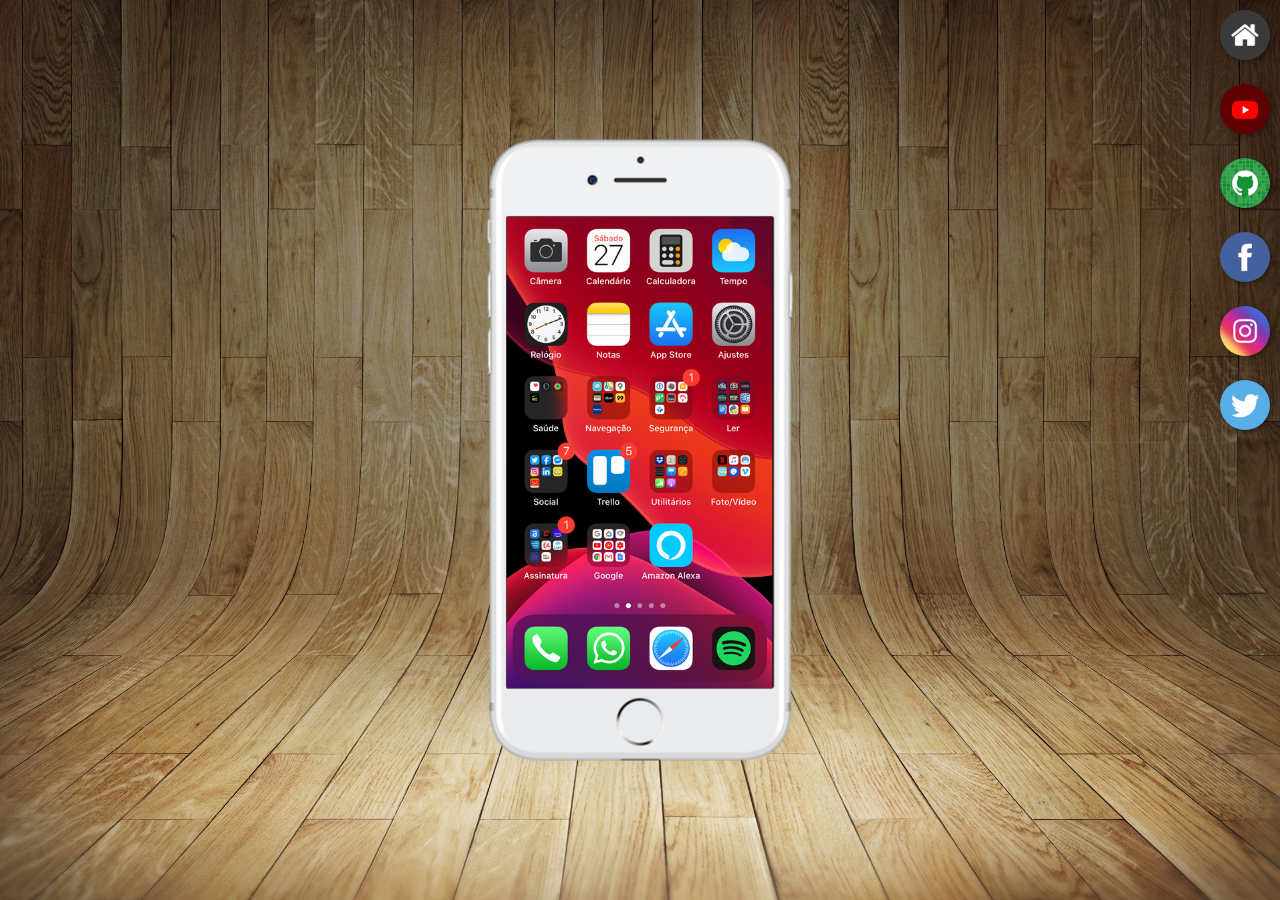
<file: index.html>
<!DOCTYPE html>
<html lang="pt-br">
<head>
    <meta charset="UTF-8">
    <meta http-equiv="X-UA-Compatible" content="IE=edge">
    <meta name="viewport" content="width=device-width, initial-scale=1.0">
    <title>Projeto Redes Sociais</title>
    <link rel="shortcut icon" href="imagens/favicon.ico" type="image/x-icon">
    <link rel="stylesheet" href="estilos/style.css">
</head>
<body>
    <main>
        <section id="telefone">
            <iframe name="tela" id="tela" src="home.html" frameborder="0">
                Seu navegador não é compatível com isso.(<a href="https://www.google.com/intl/pt-BR/chrome/" target="_blank" rel="external">Navegador</a> Compatível)
            </iframe>
        </section>
        <section id="redes-sociais">
            <a href="home.html" target="tela"><img src="imagens/logo-home.jpg" alt="Home"></a> <br>
            <a href="youtube.html" target="tela"><img src="imagens/logo-youtube.jpg" alt="Youtube"></a> <br>
            <a href="github.html" target="tela"><img src="imagens/logo-github.jpg" alt="GitHub"></a> <br>
            <a href="facebook.html" target="tela"><img src="imagens/logo-facebook.jpg" alt="Facebook"></a> <br>
            <a href="instagram.html" target="tela"><img src="imagens/logo-instagram.jpg" alt="Instagram"></a> <br>
            <a href="twitter.html" target="tela"><img src="imagens/logo-twitter.jpg" alt="Twitter"></a>
        </section>
    </main> 
</body>
</html>
</file>
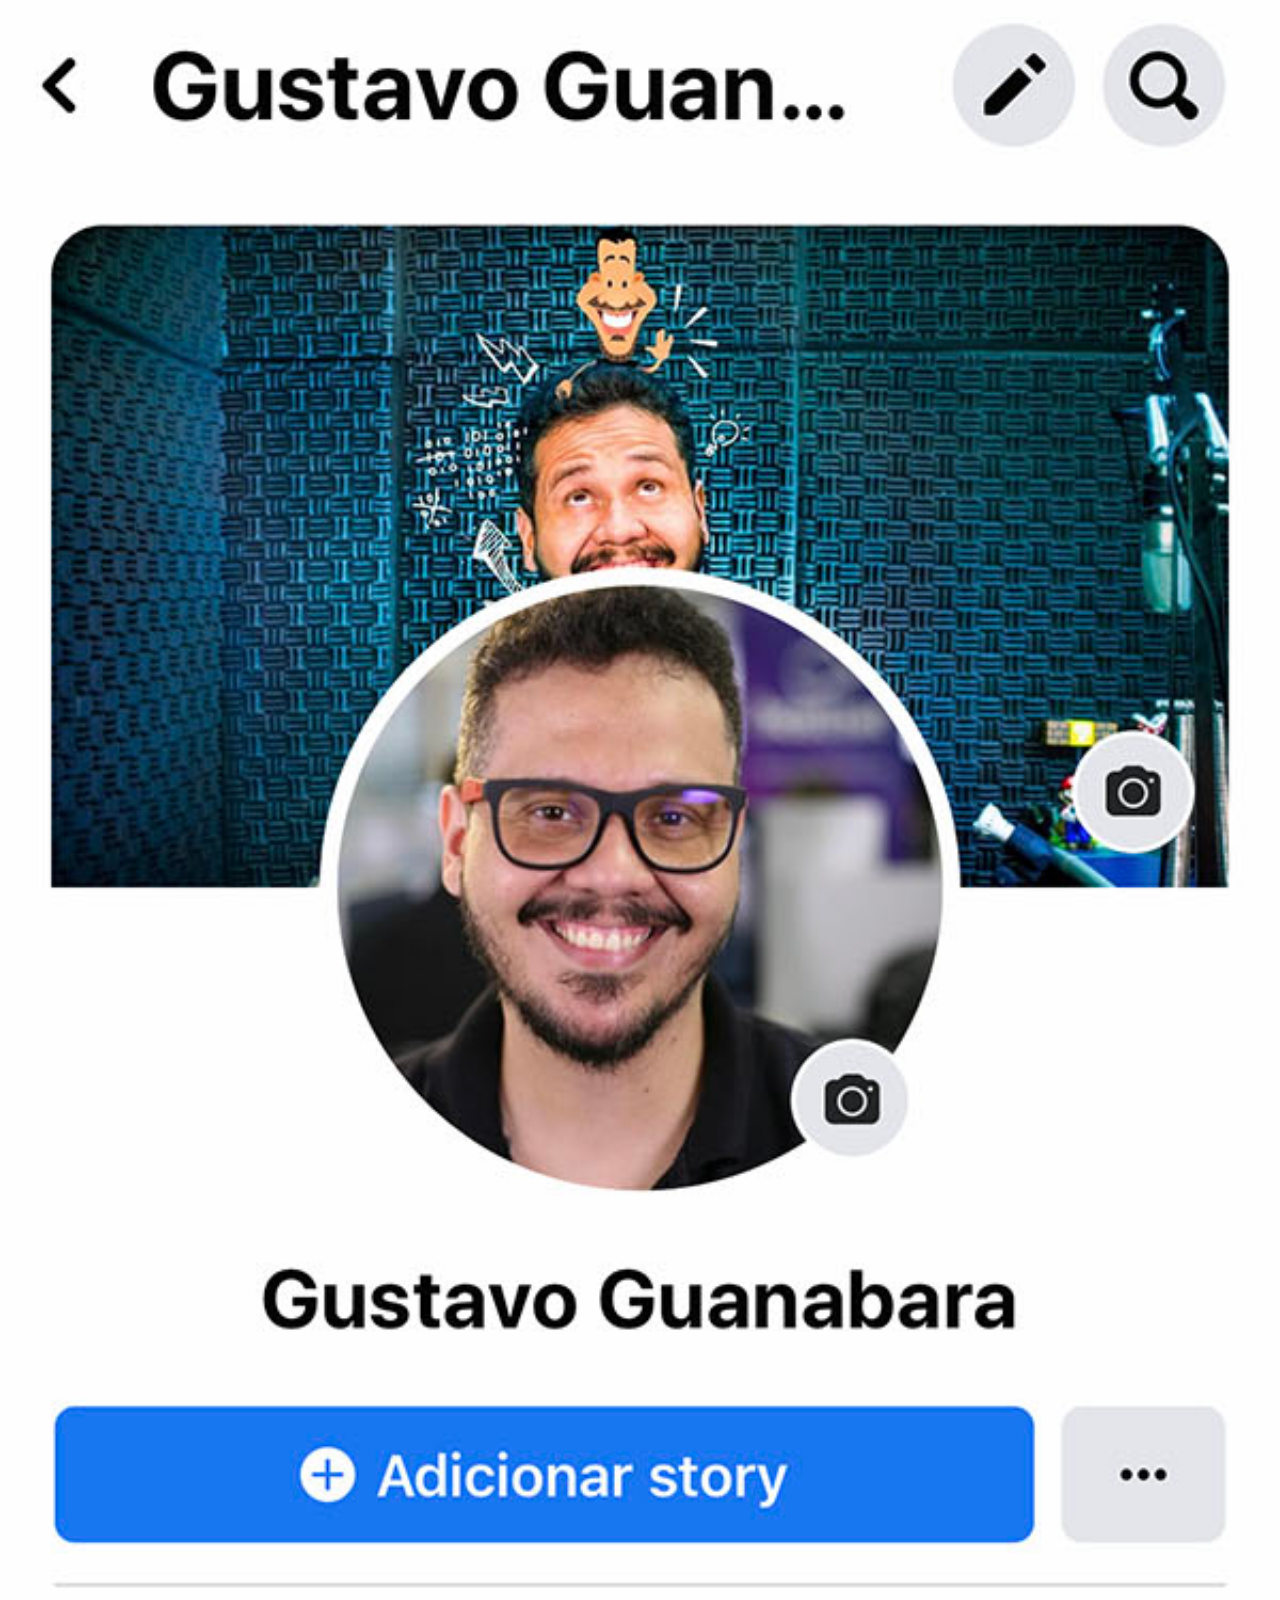
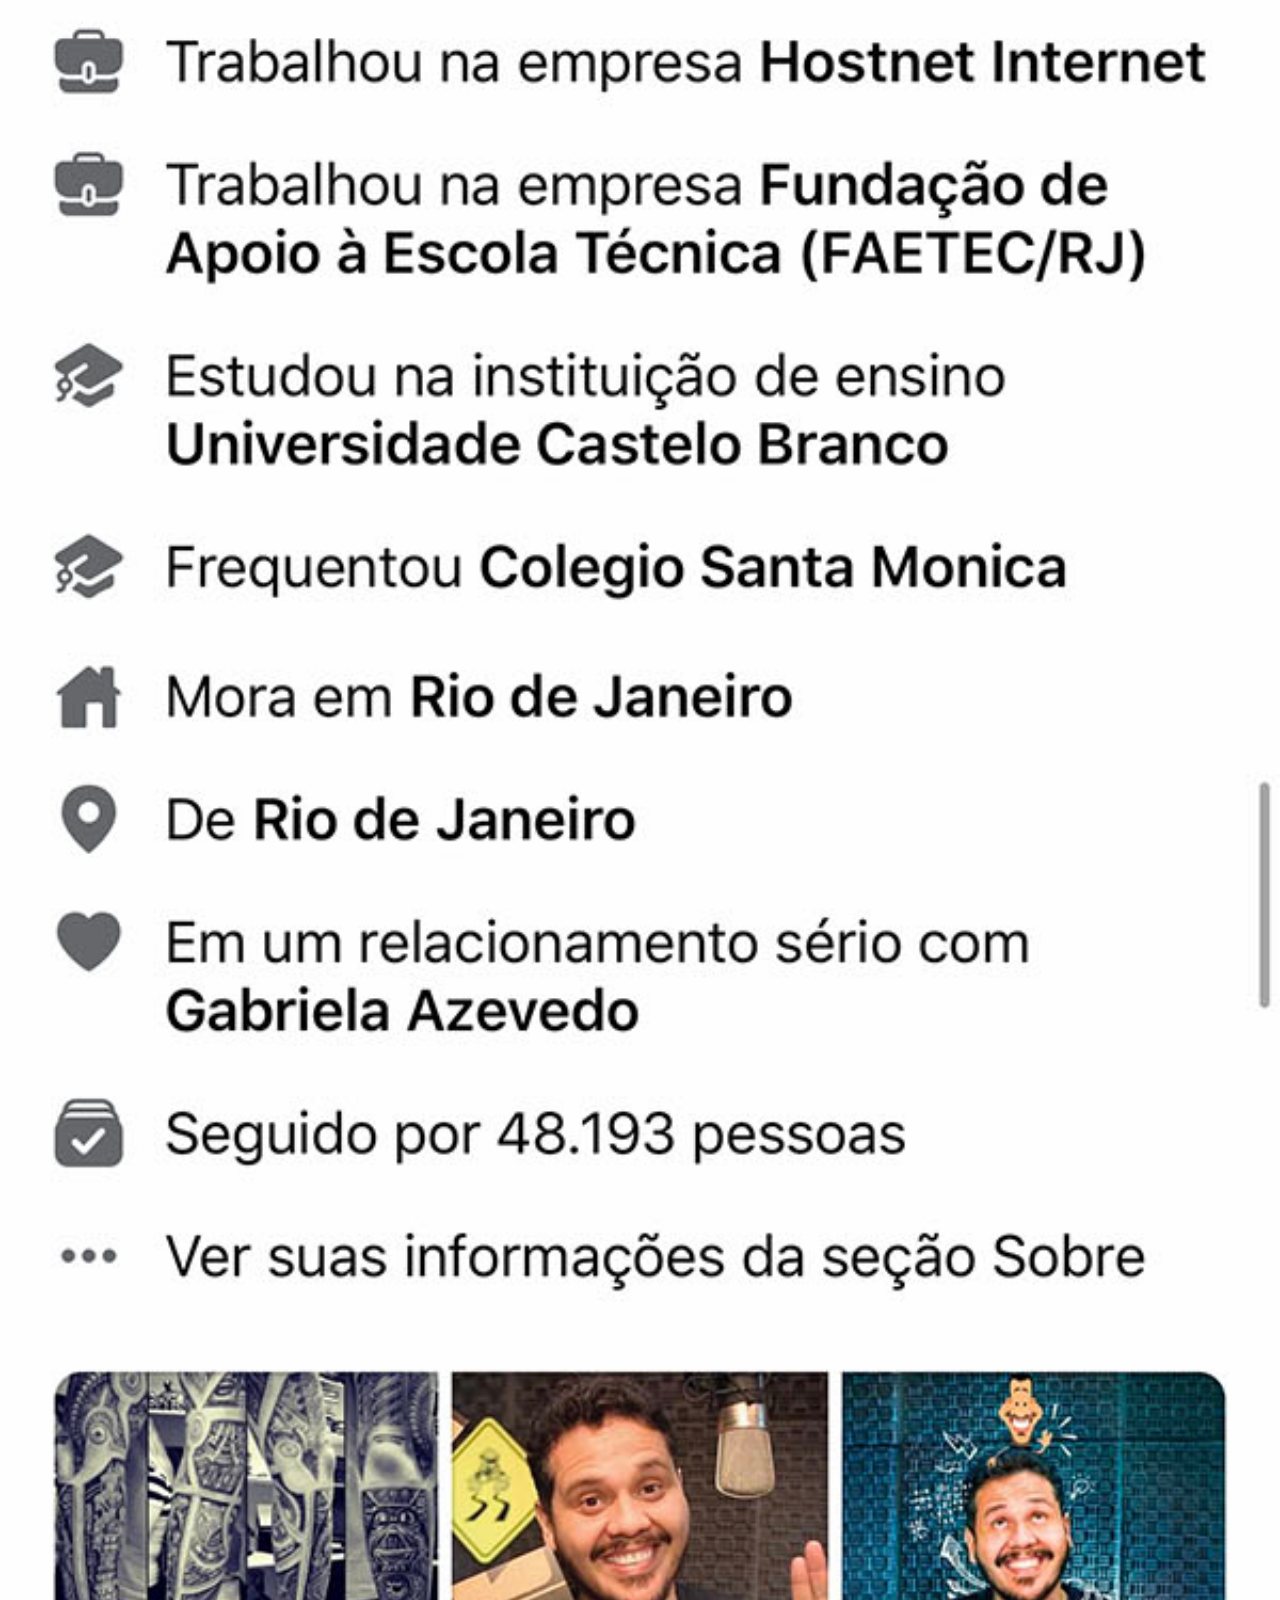
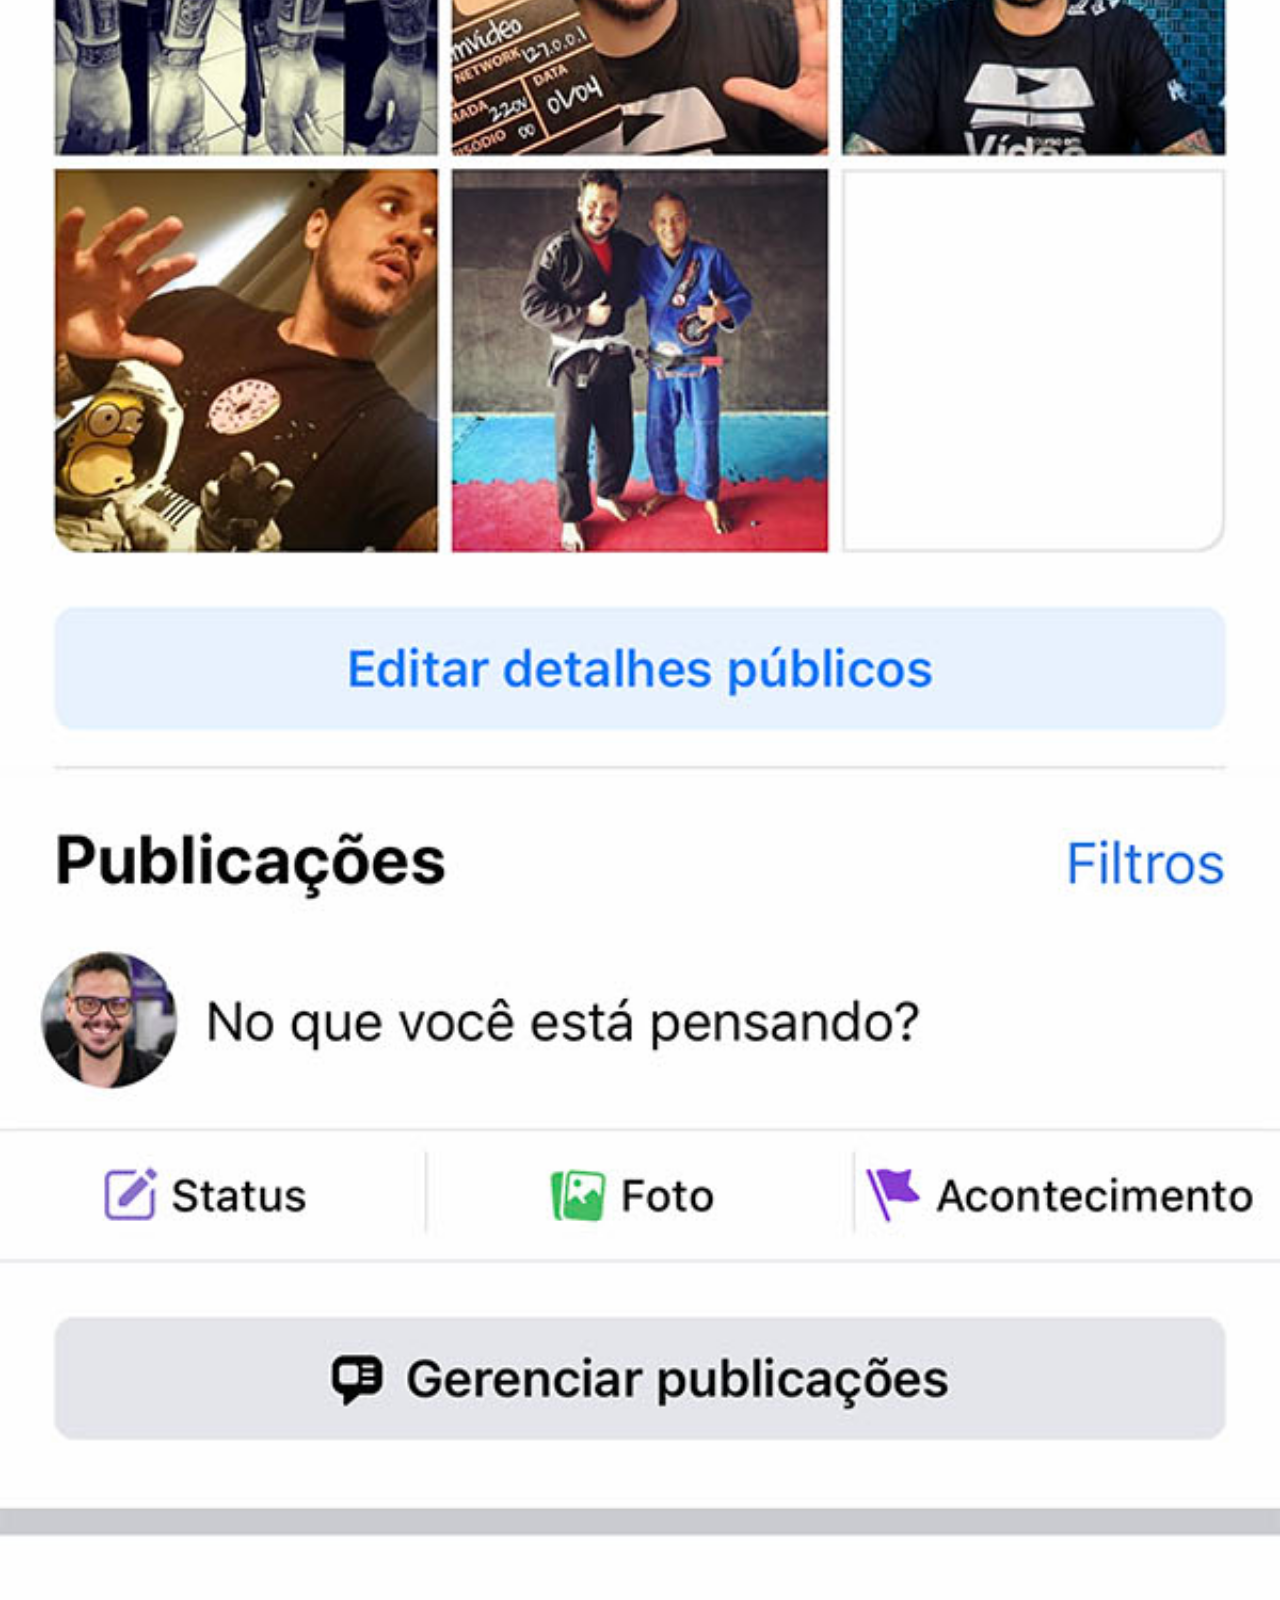
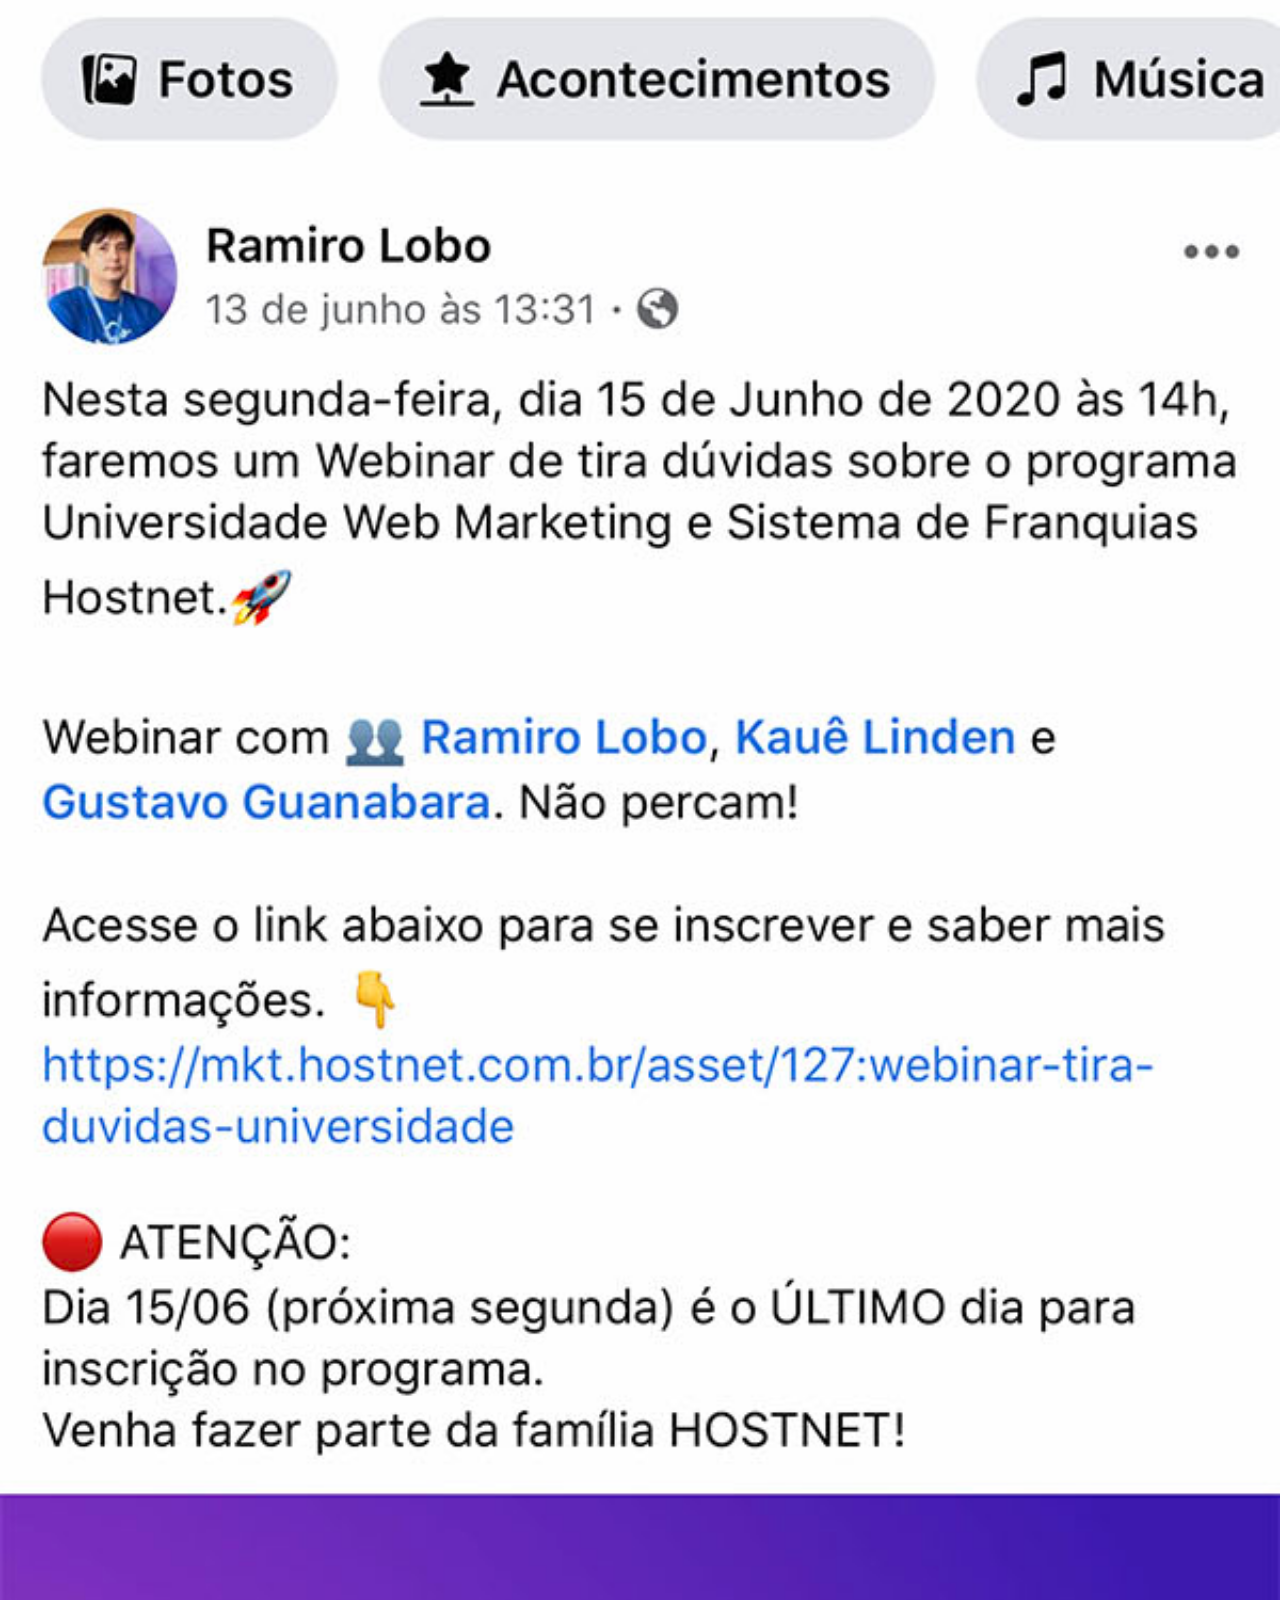
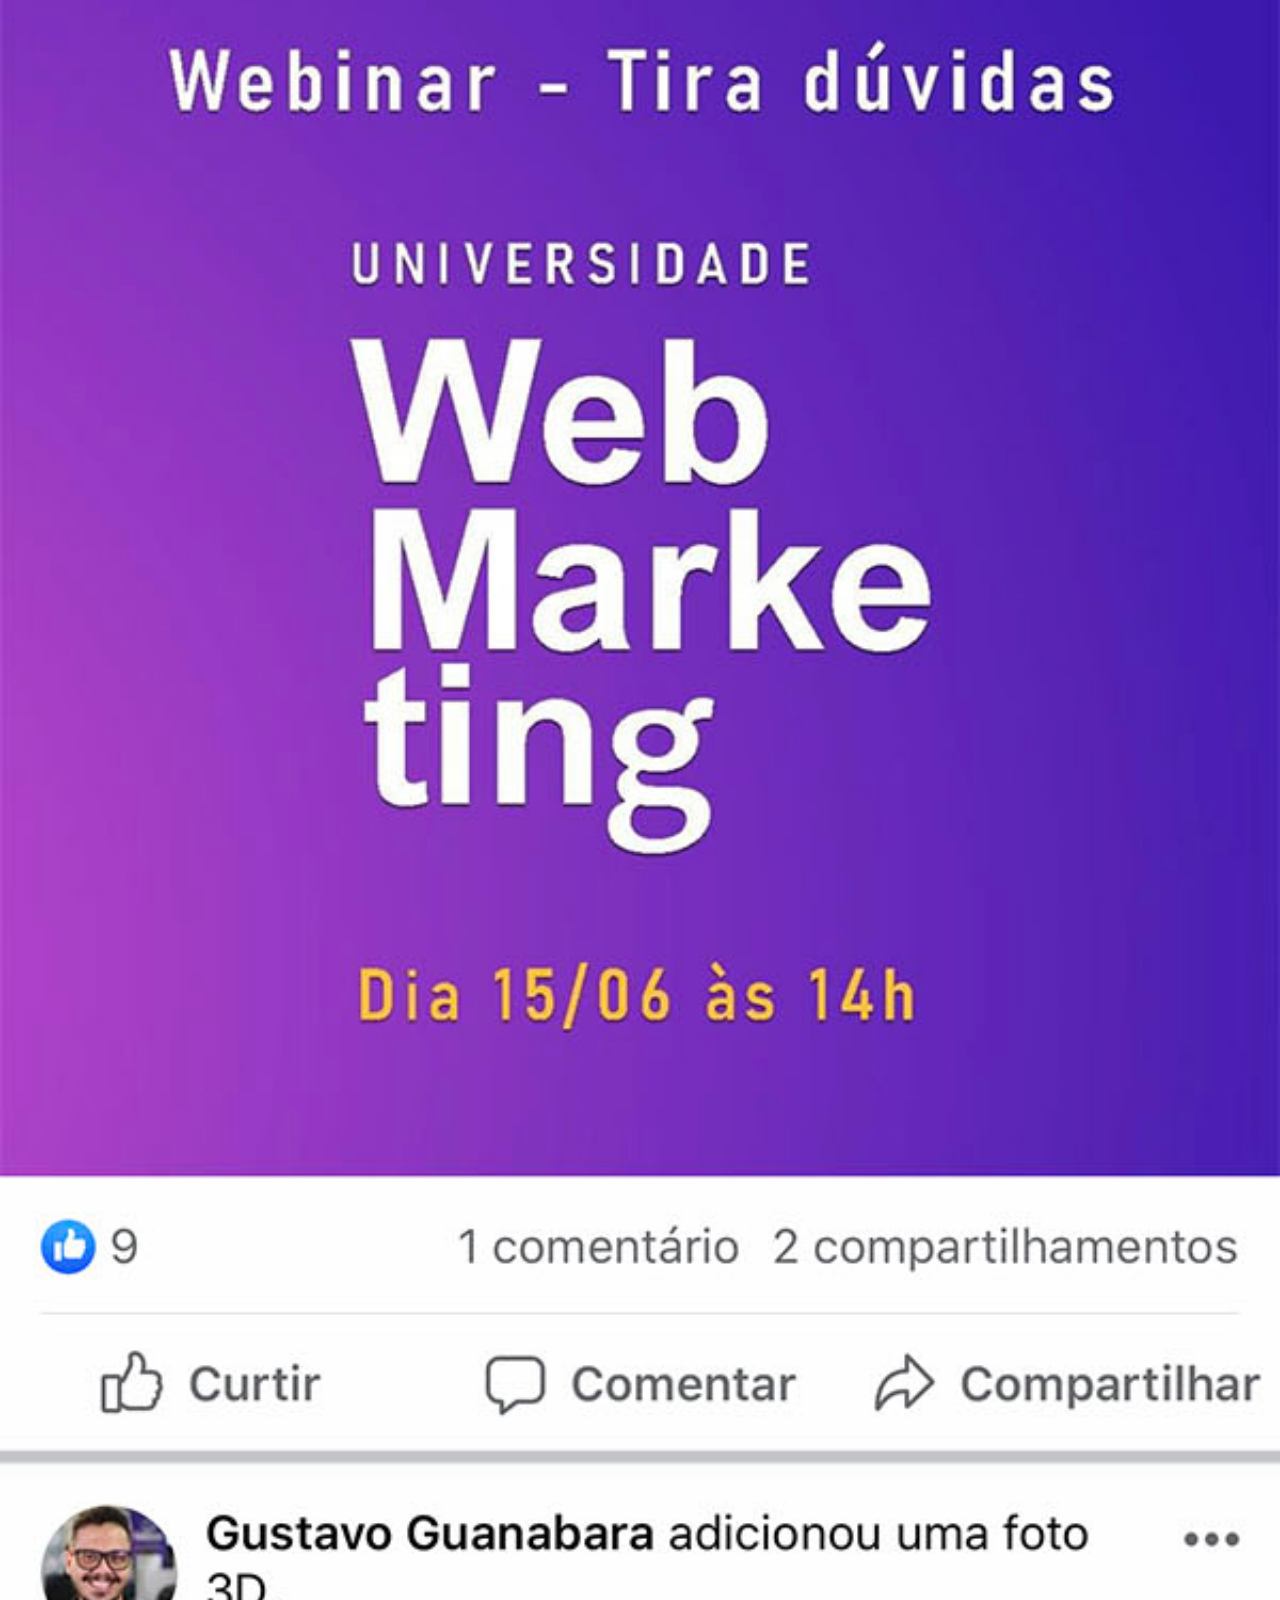
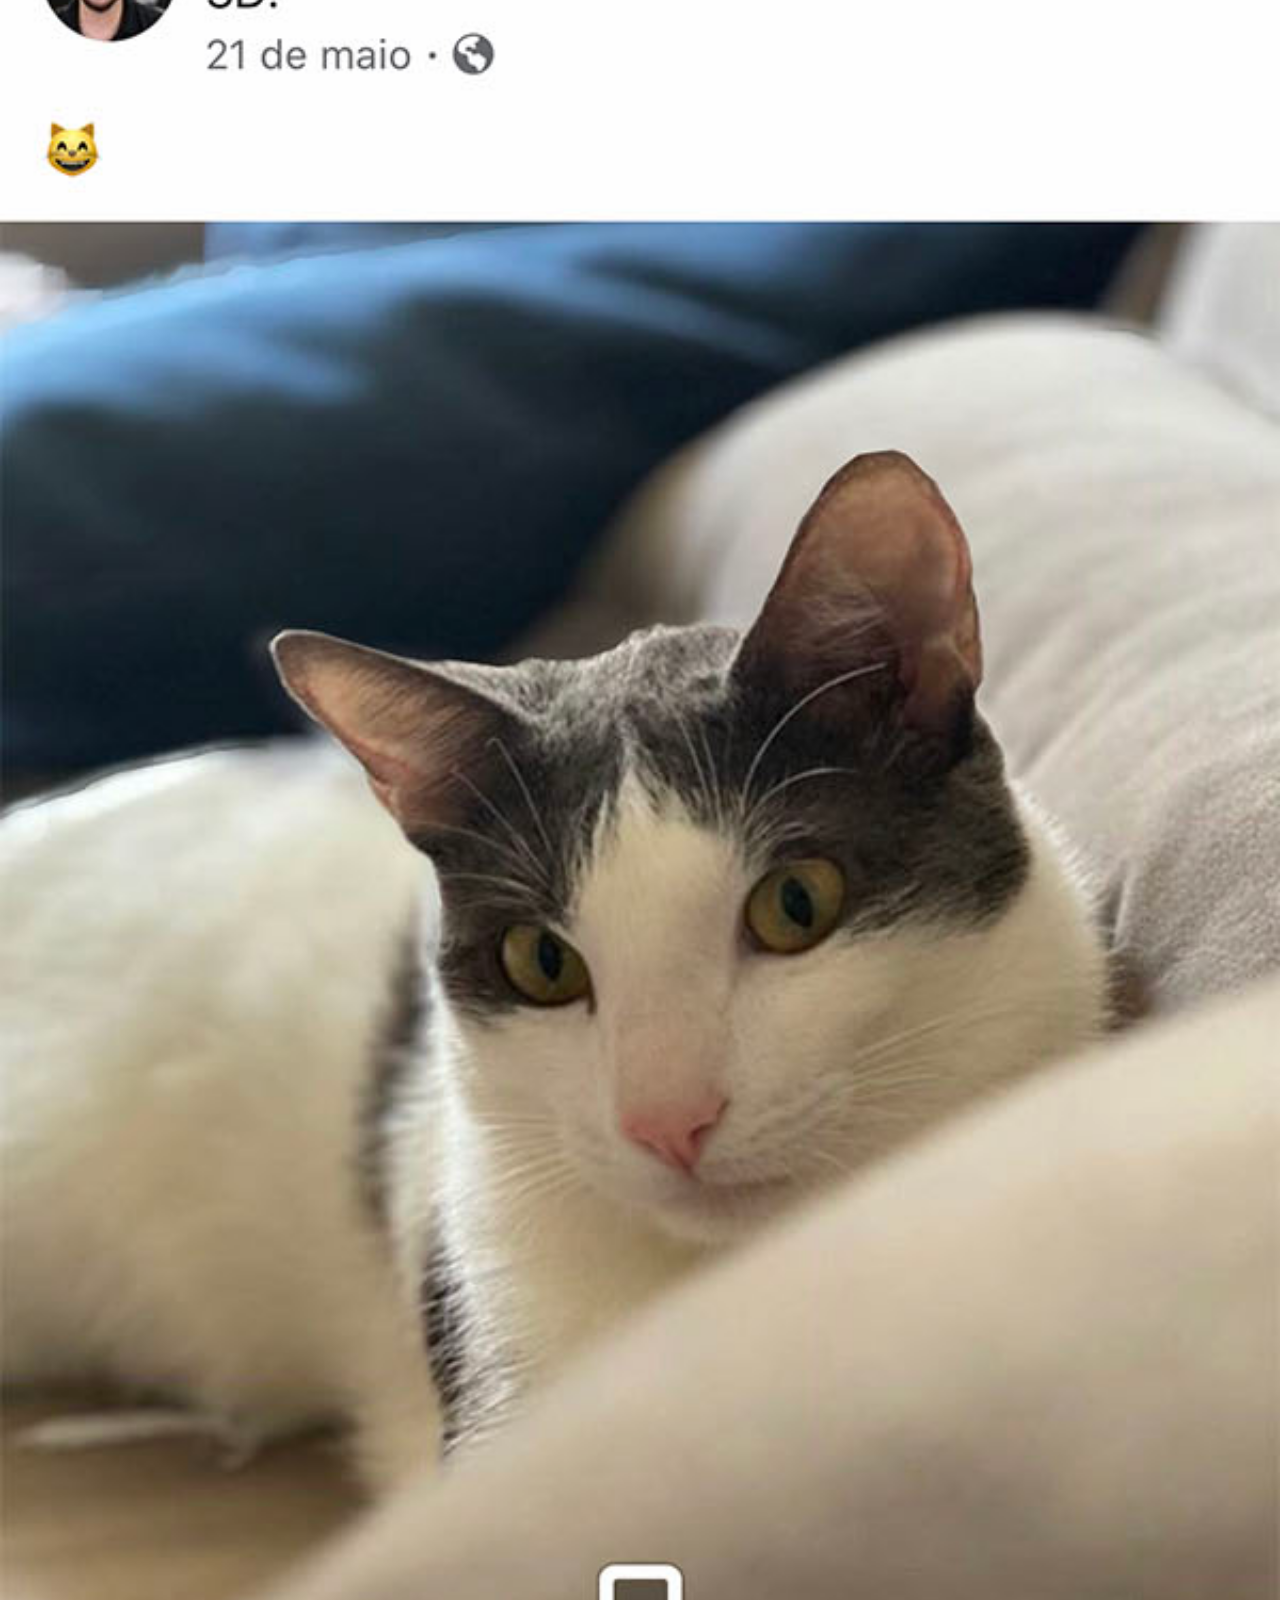
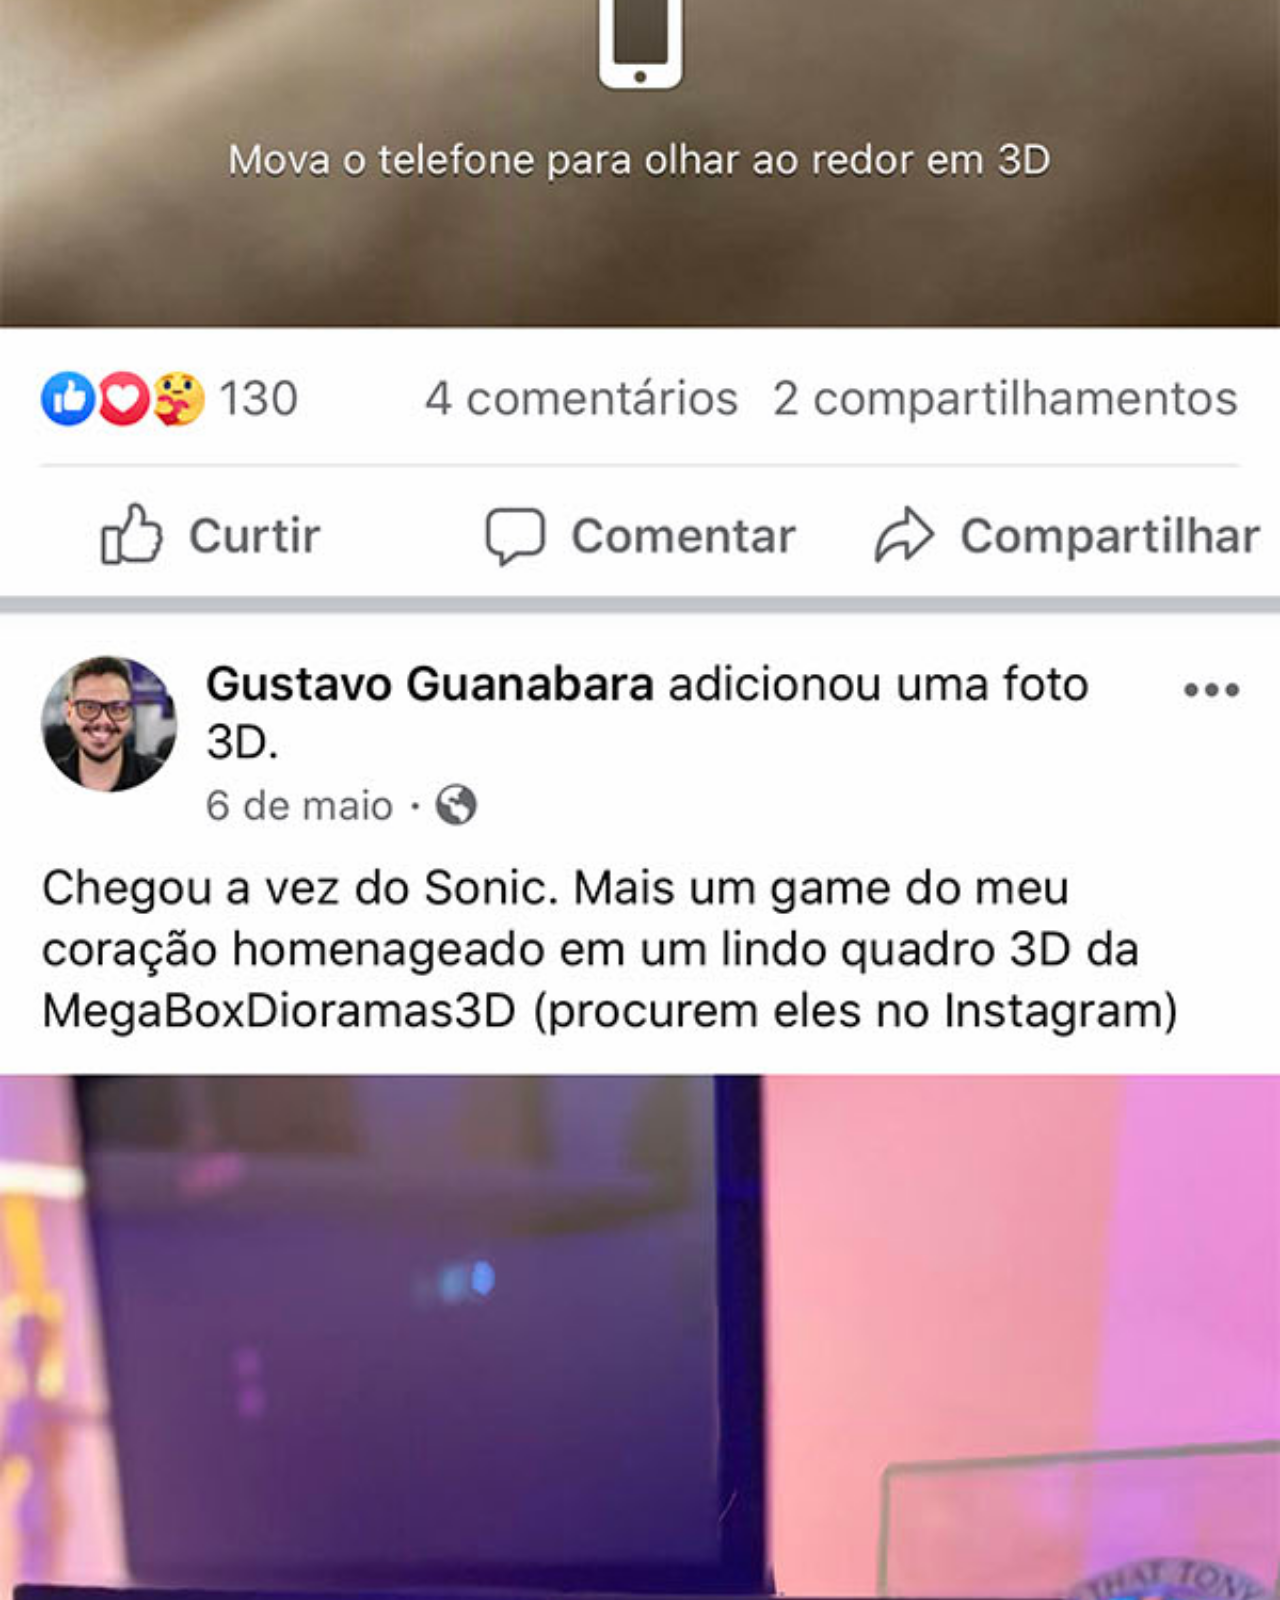
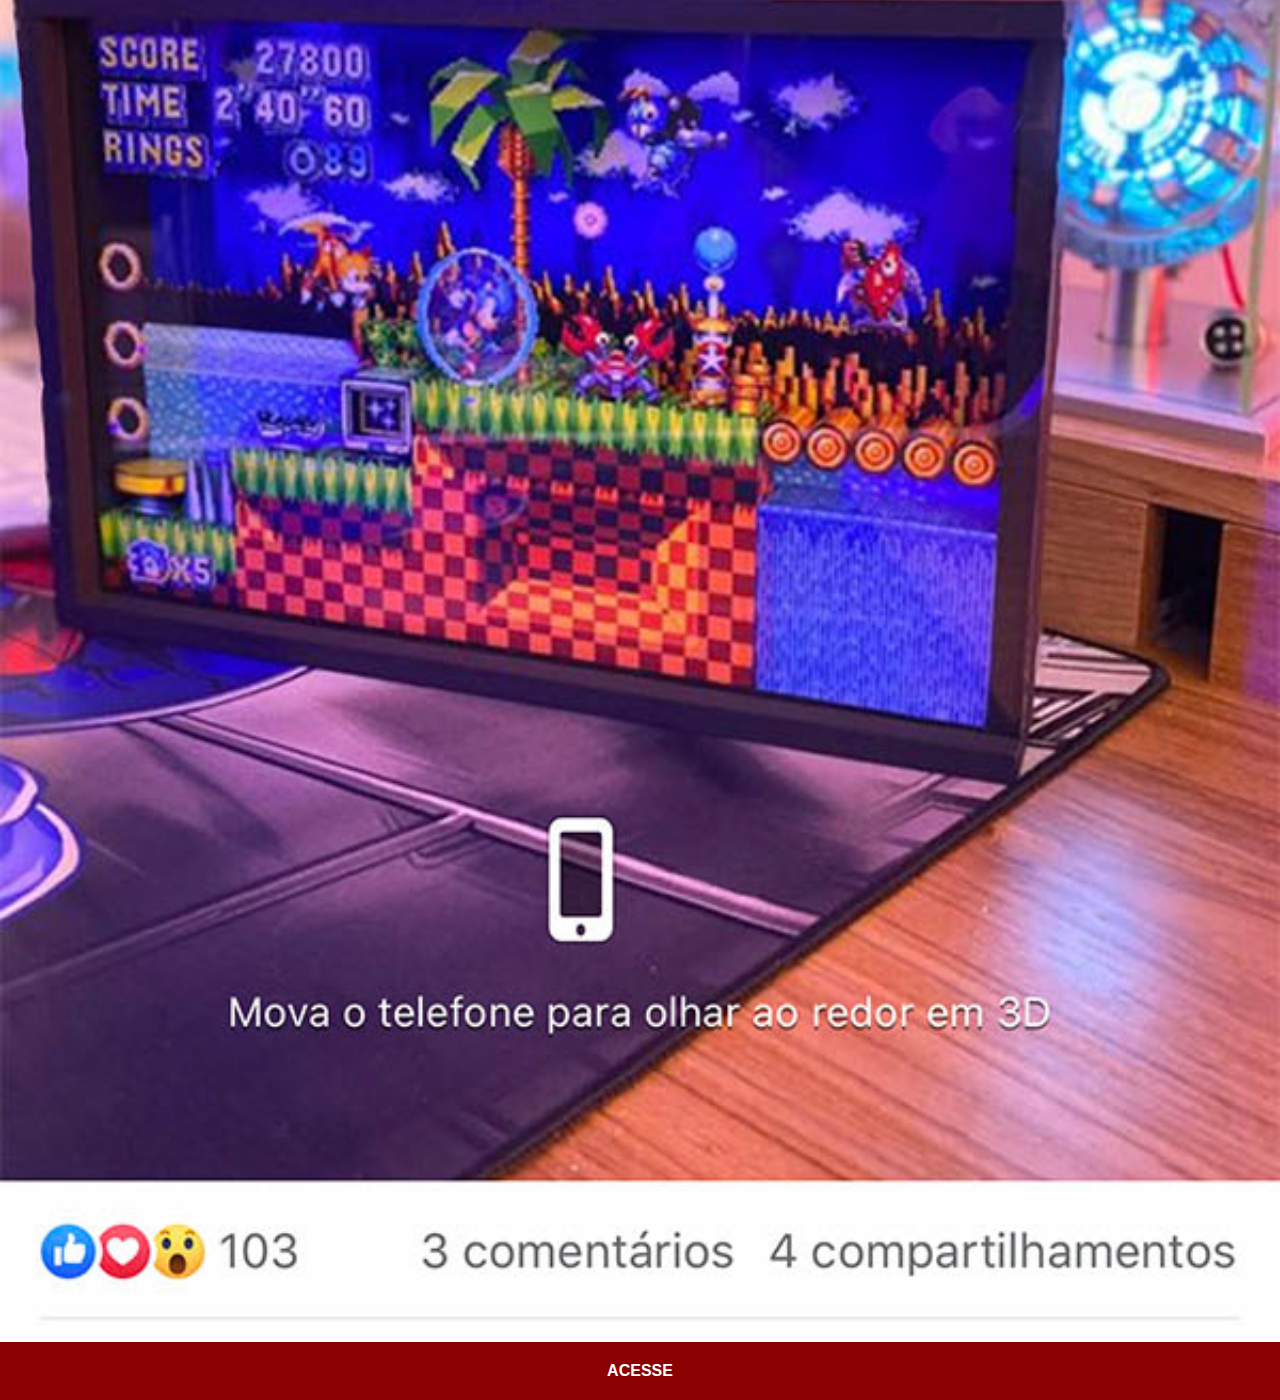
<file: facebook.html>
<!DOCTYPE html>
<html lang="pt-br">
<head>
    <meta charset="UTF-8">
    <meta http-equiv="X-UA-Compatible" content="IE=edge">
    <meta name="viewport" content="width=device-width, initial-scale=1.0">
    <title>Facebook</title>
    <link rel="stylesheet" href="estilos/social.css">
</head>
<body>
    <img src="imagens/tela-facebook.jpg" alt="Tela do Facebook">
    <a href="https://www.facebook.com/dudu.peral/" target="_blank" rel="external">ACESSE</a>
</body>
</html>
</file>
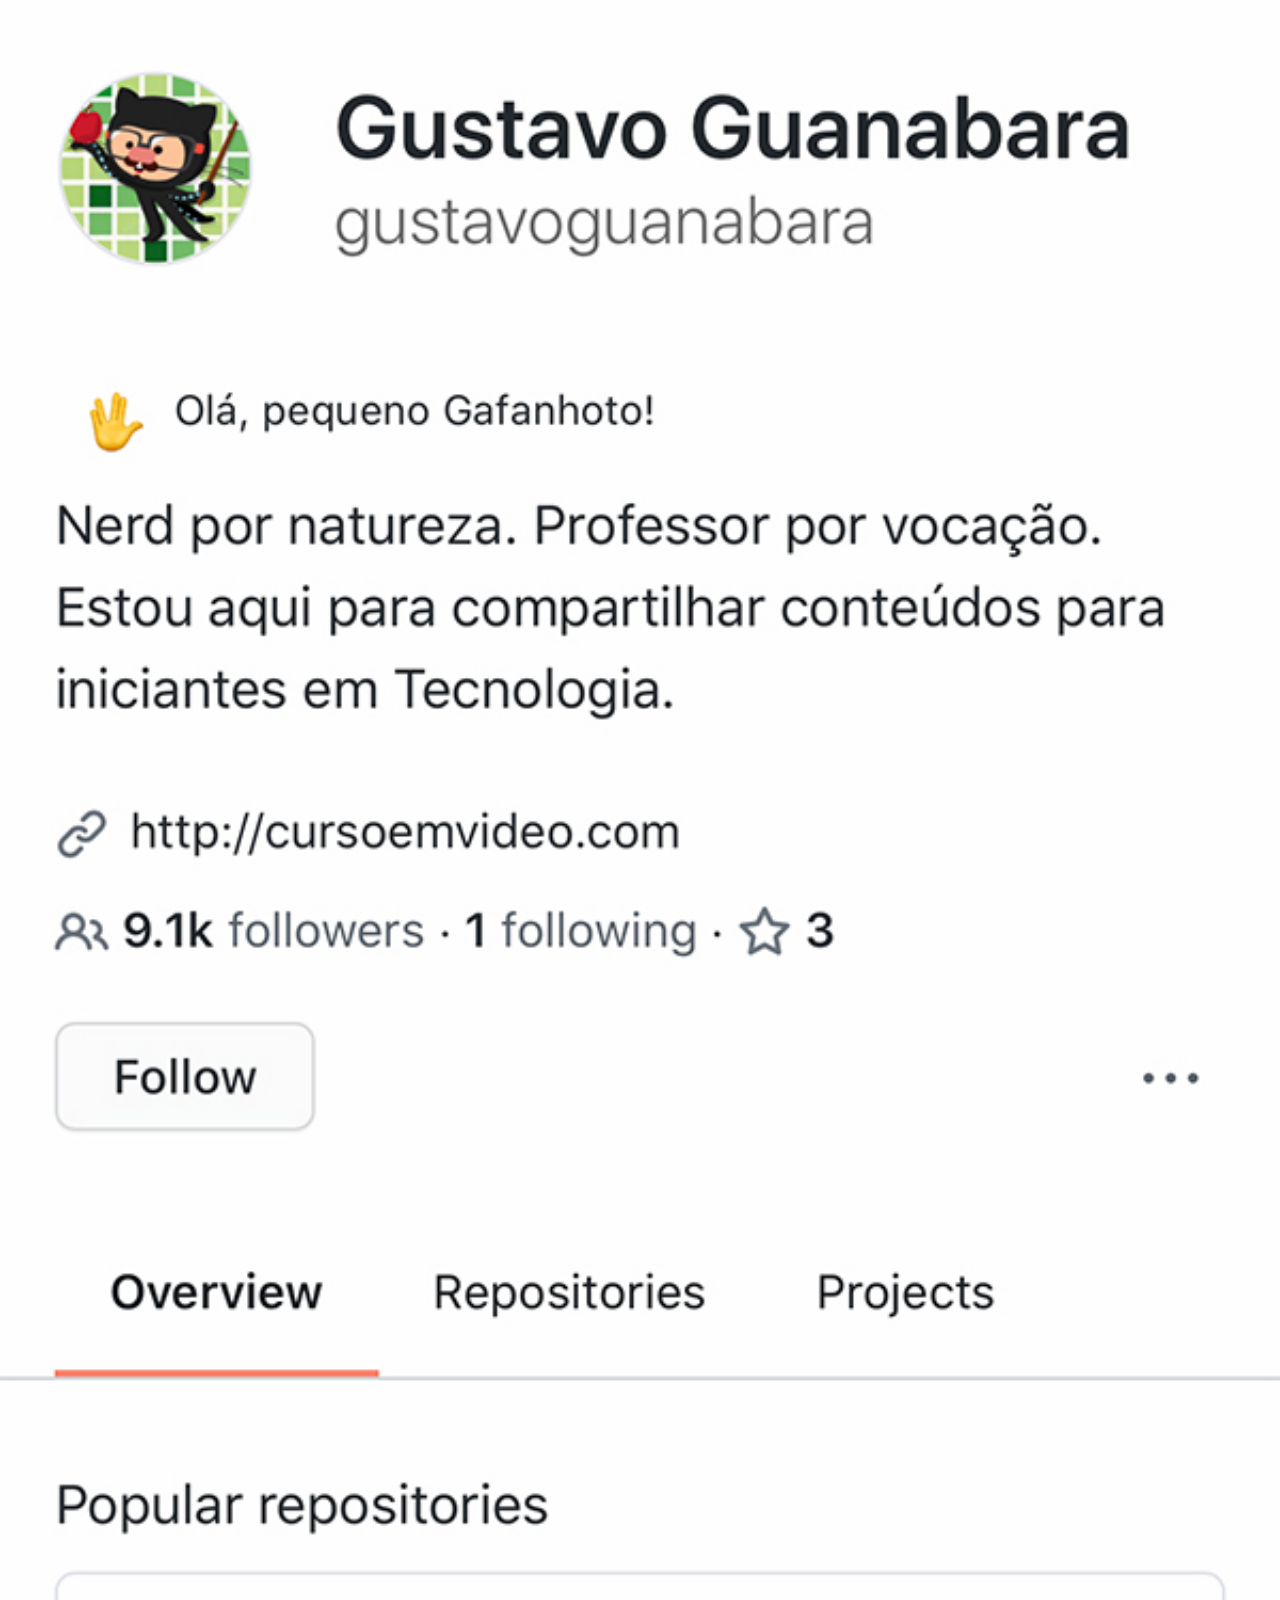
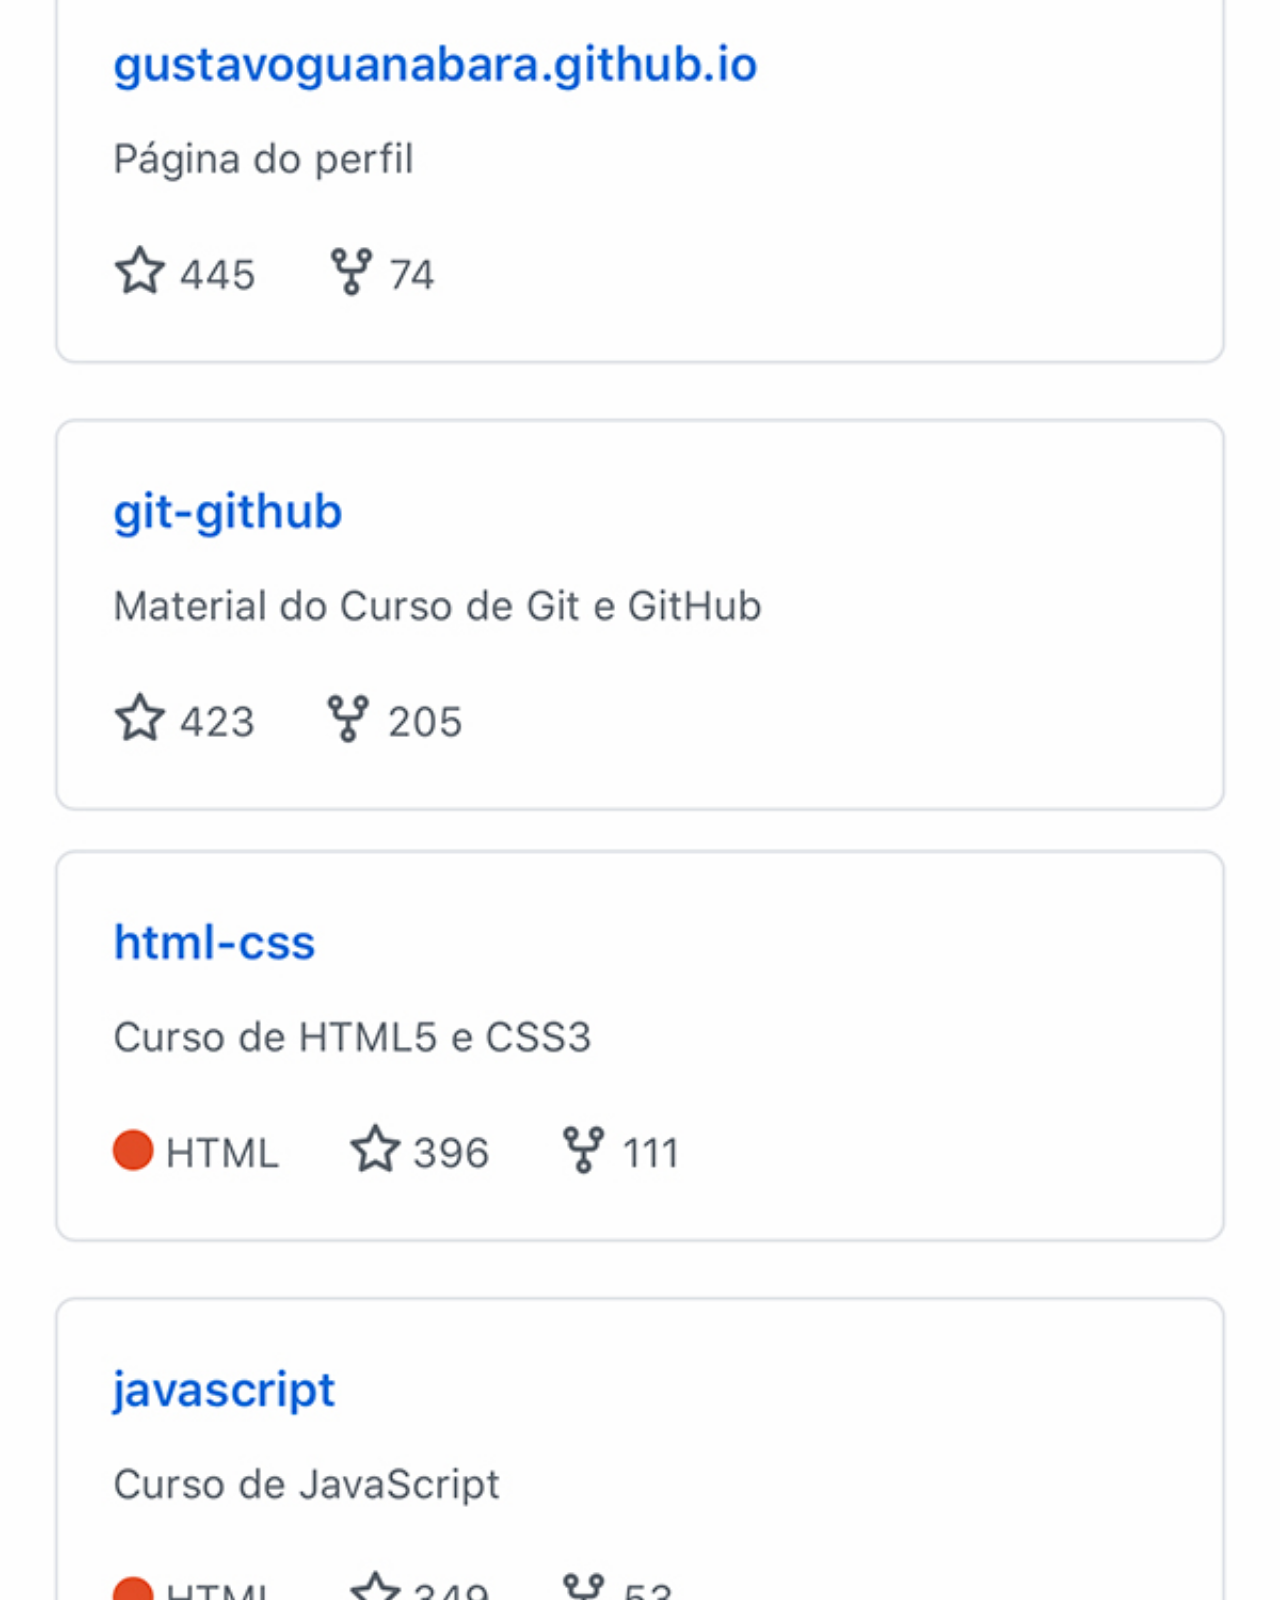
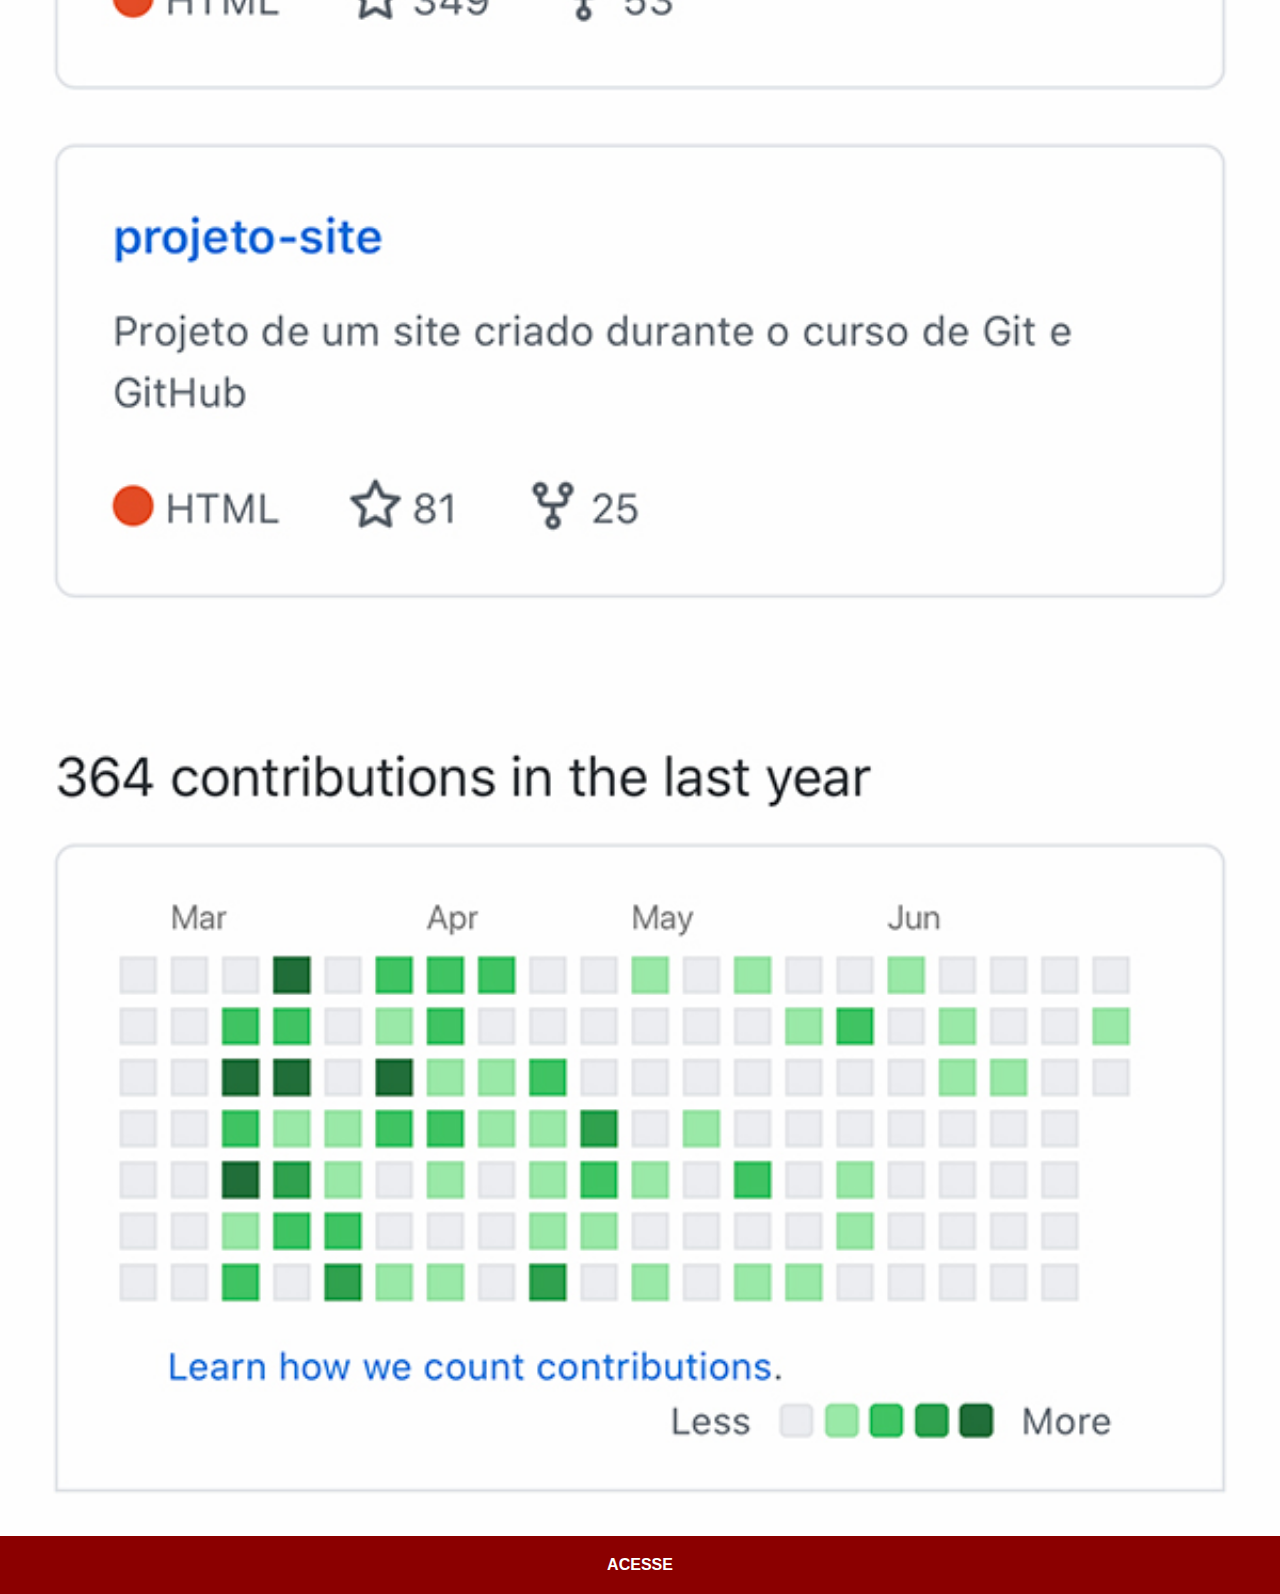
<file: github.html>
<!DOCTYPE html>
<html lang="pt-br">
<head>
    <meta charset="UTF-8">
    <meta http-equiv="X-UA-Compatible" content="IE=edge">
    <meta name="viewport" content="width=device-width, initial-scale=1.0">
    <title>GitHub</title>
    <link rel="stylesheet" href="estilos/social.css">
</head>
<body>
    <img src="imagens/tela-github.jpg" alt="Tela do GitHub">
    <a href="https://github.com/duduperal" target="_blank" rel="external">ACESSE</a>
</body>
</html>
</file>
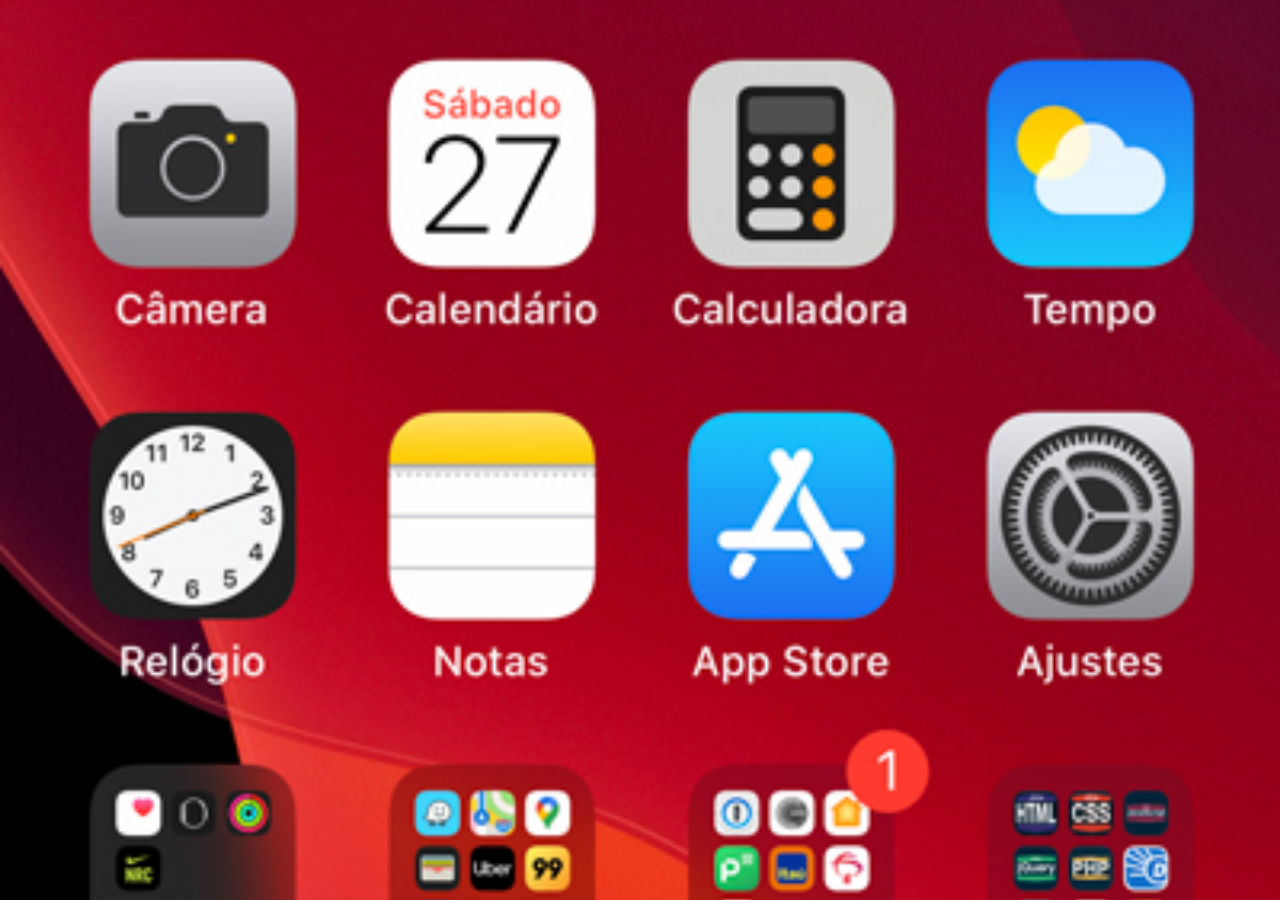
<file: home.html>
<!DOCTYPE html>
<html lang="pt-br">
<head>
    <meta charset="UTF-8">
    <meta http-equiv="X-UA-Compatible" content="IE=edge">
    <meta name="viewport" content="width=device-width, initial-scale=1.0">
    <title>home</title>
    <style>
        *{
            margin: 0px;
            padding: 0px;
        }

        body{
            width: 100vw;
            height: 100vh;
            background-color: black;
            background-image: url(imagens/tela-home.jpg);
            background-repeat: no-repeat;
            background-position: top center;
            background-size: cover;
        }
    </style>
</head>
<body>

</body>
</html>
</file>
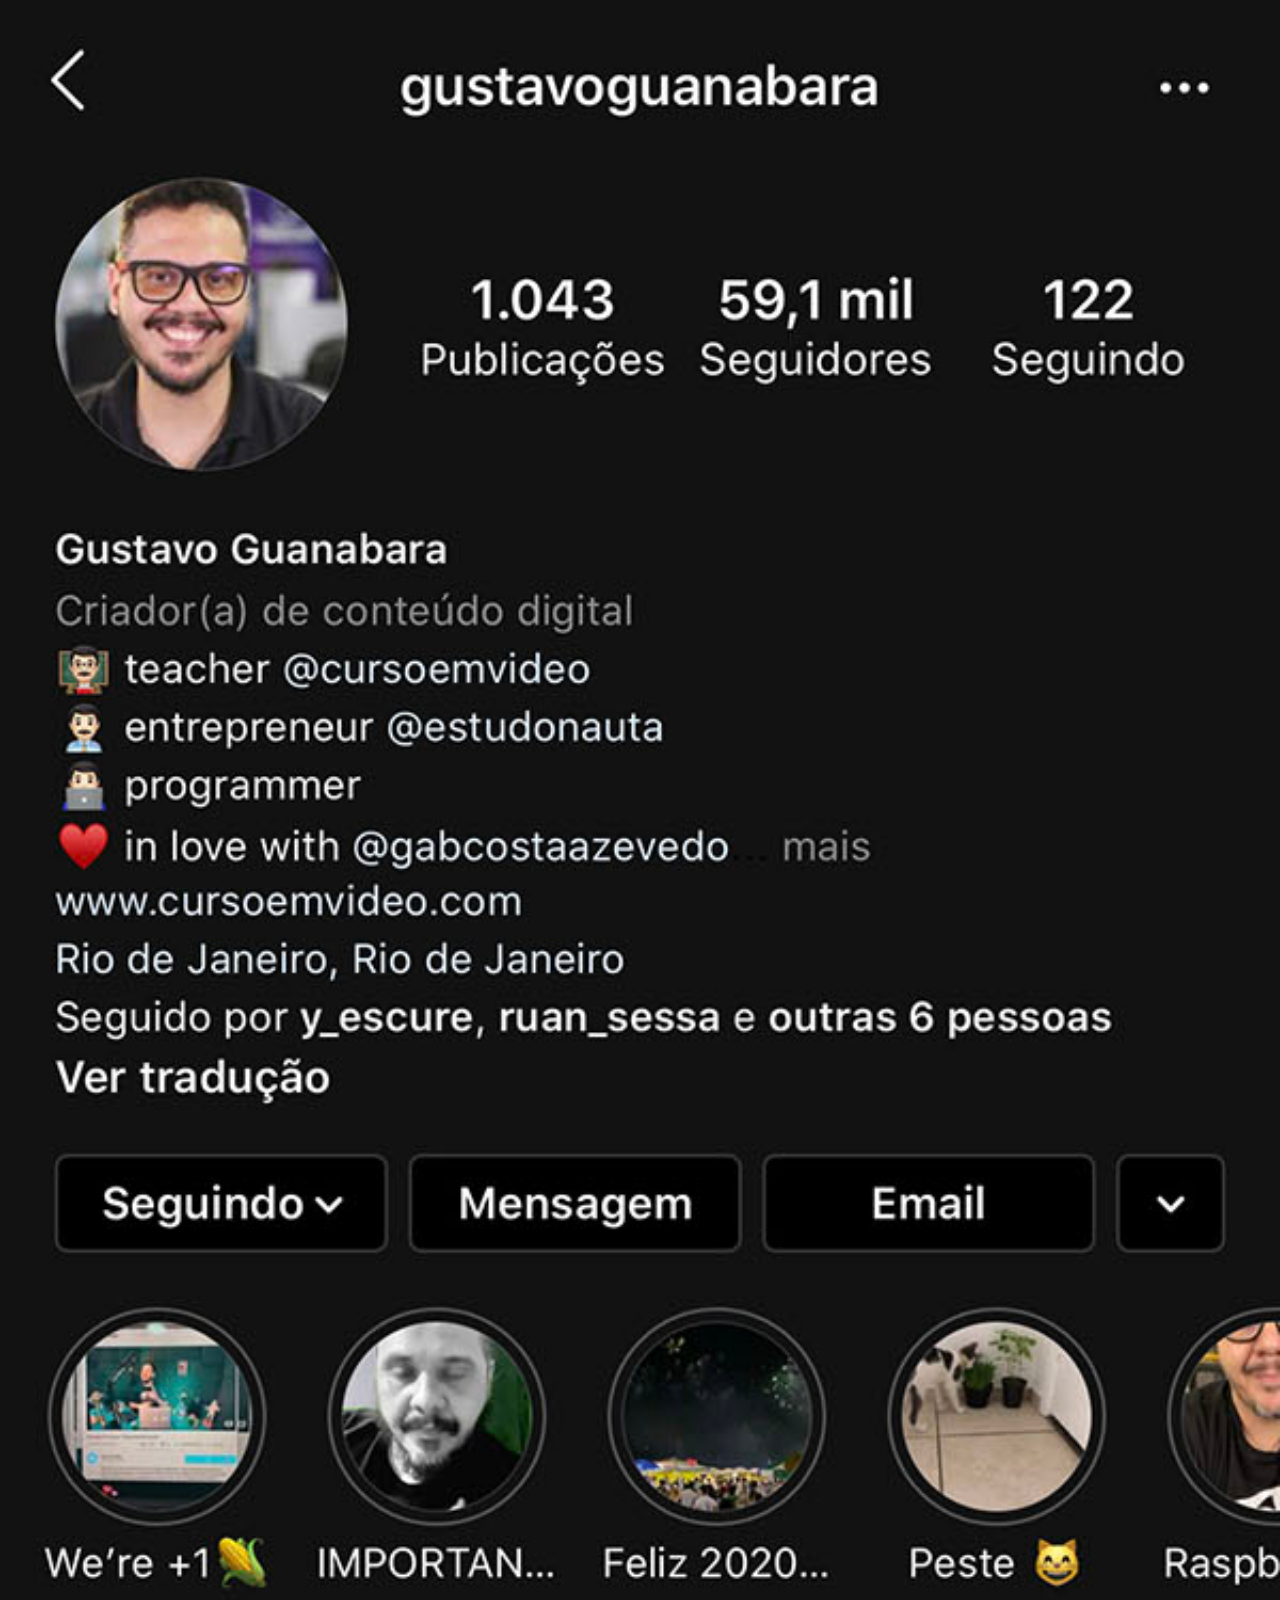
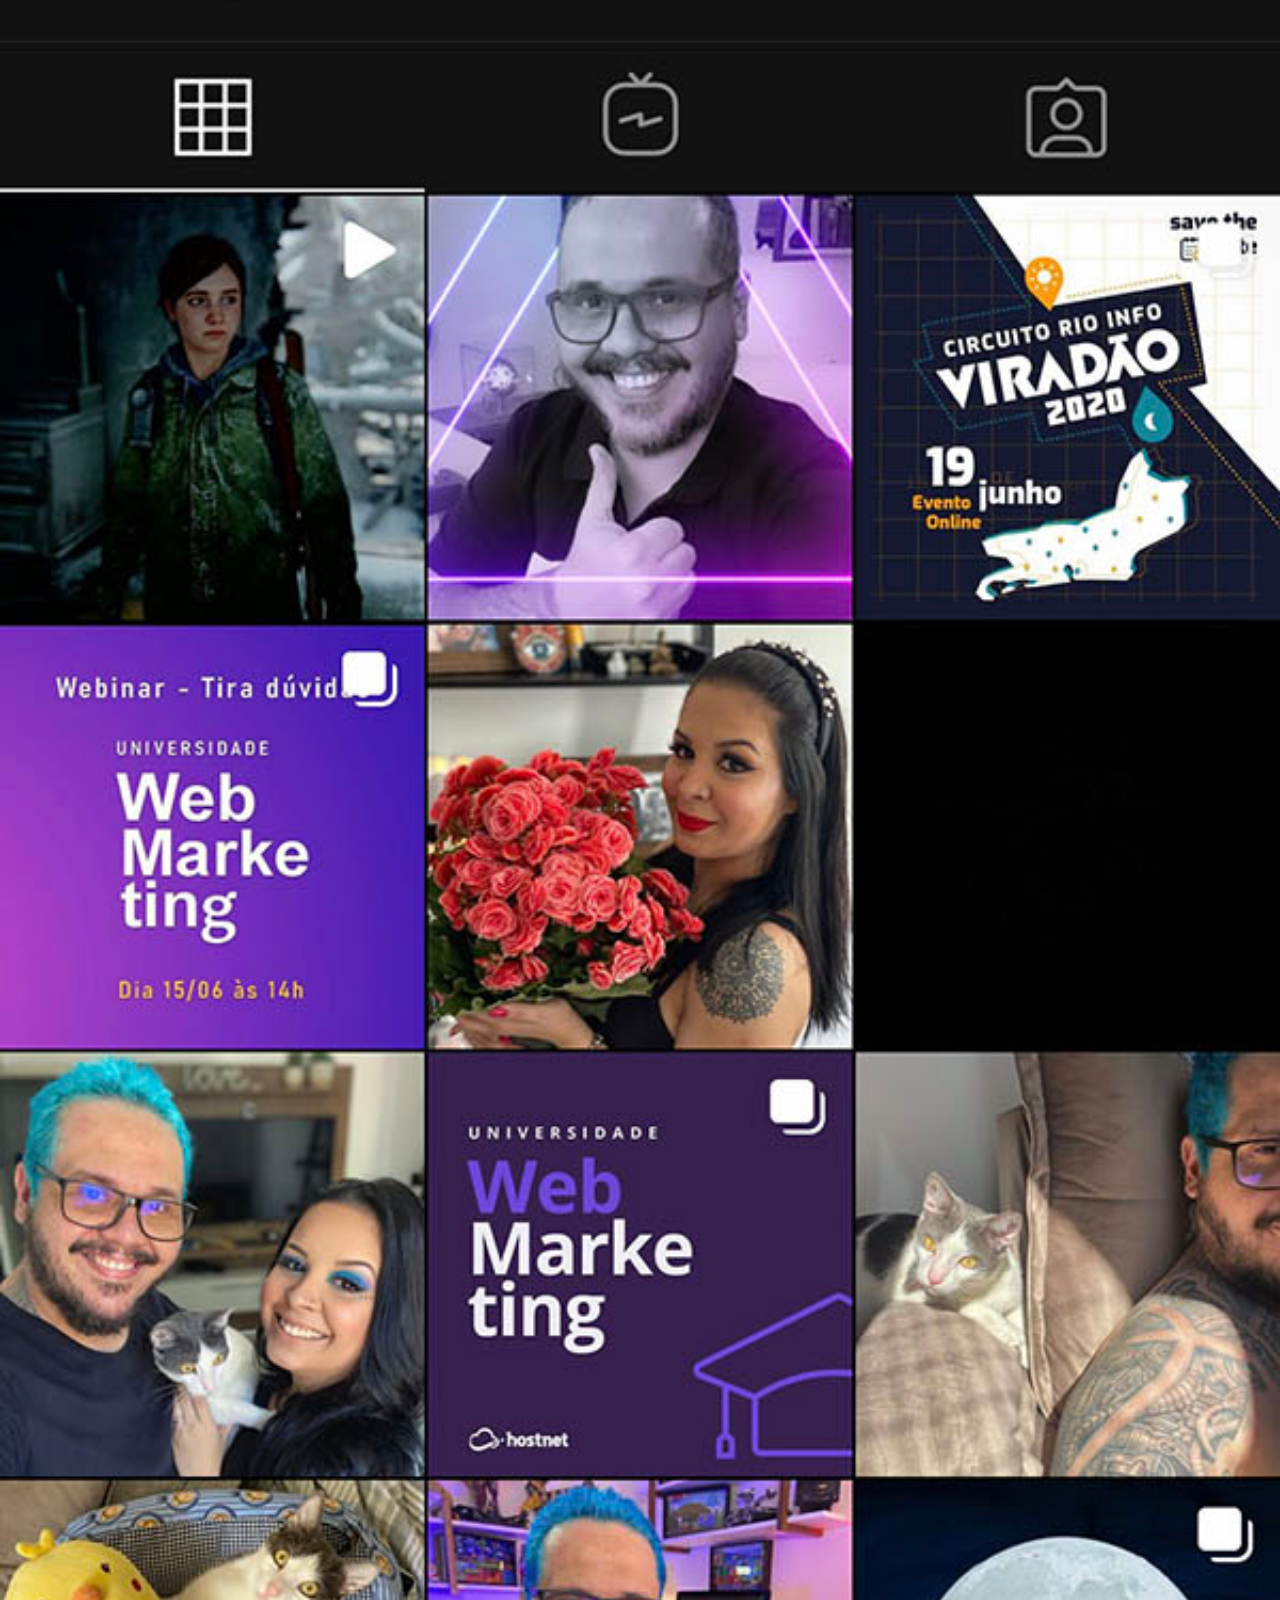
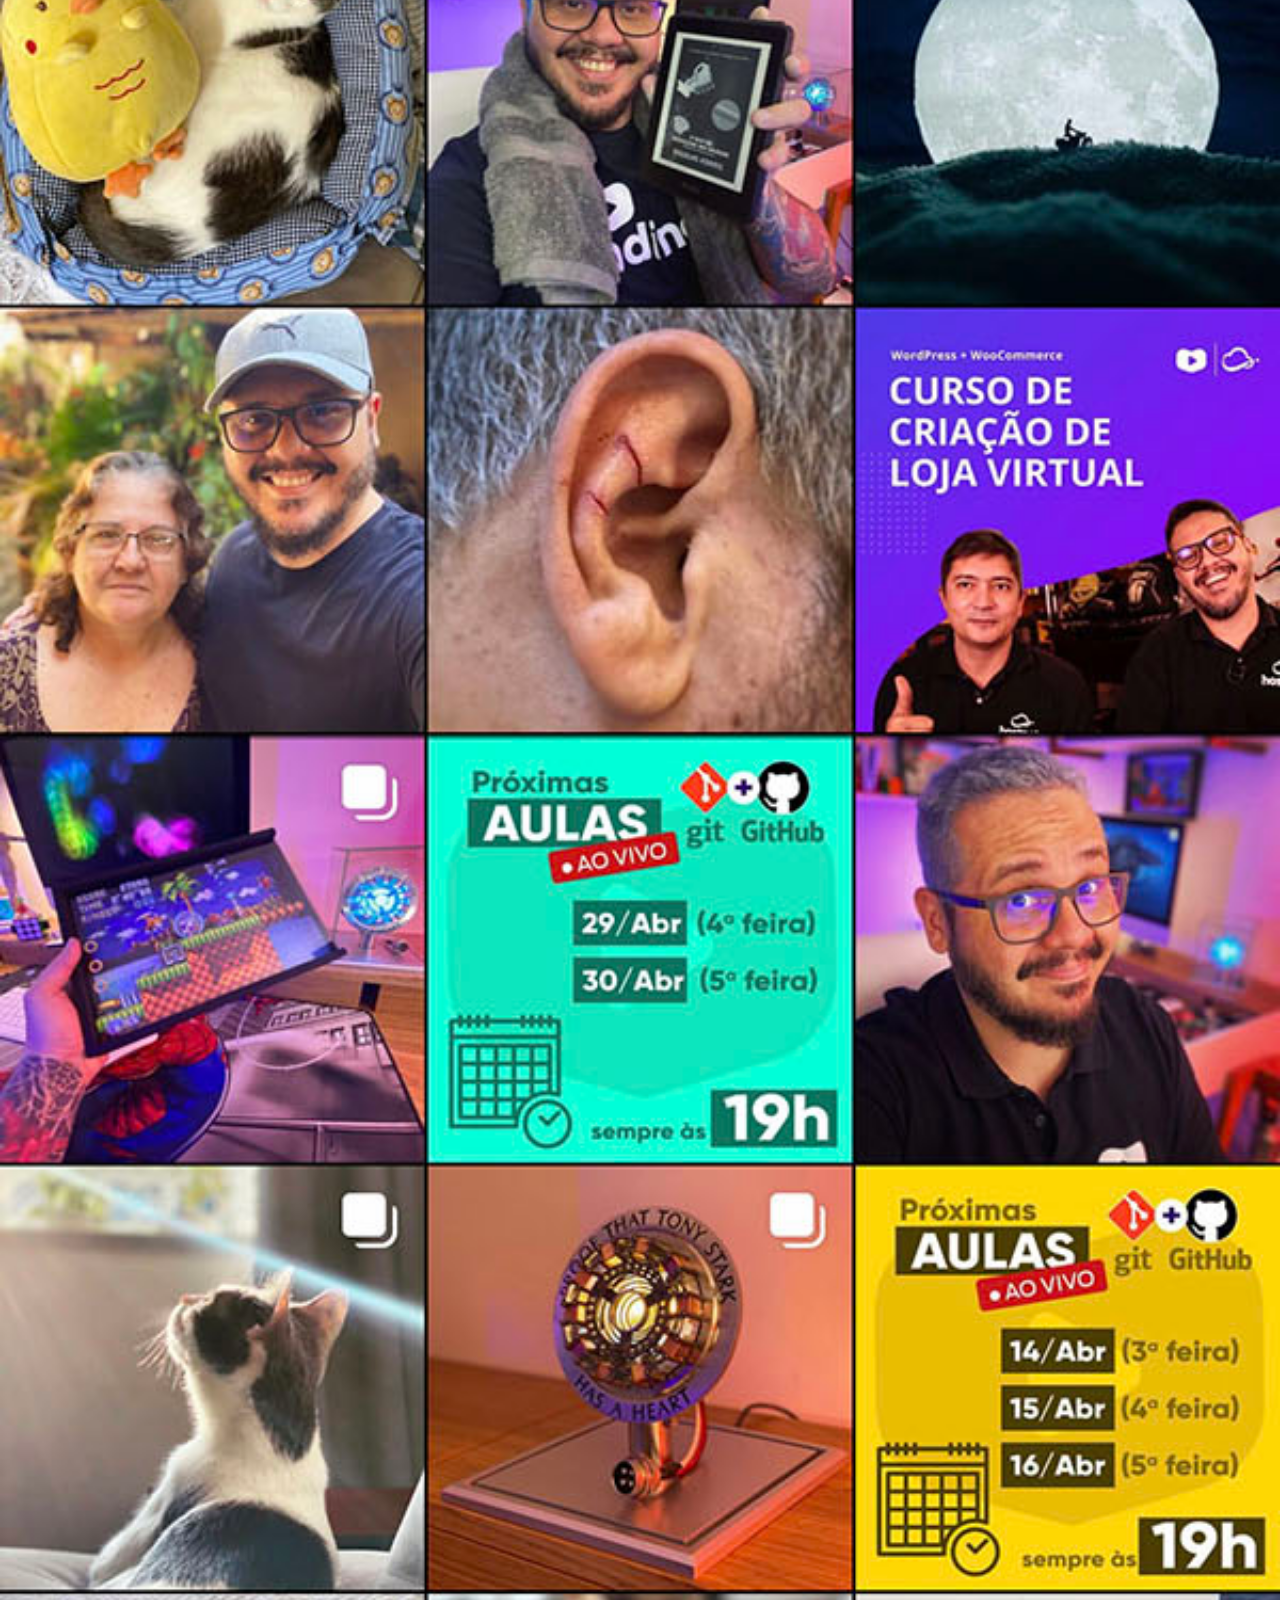
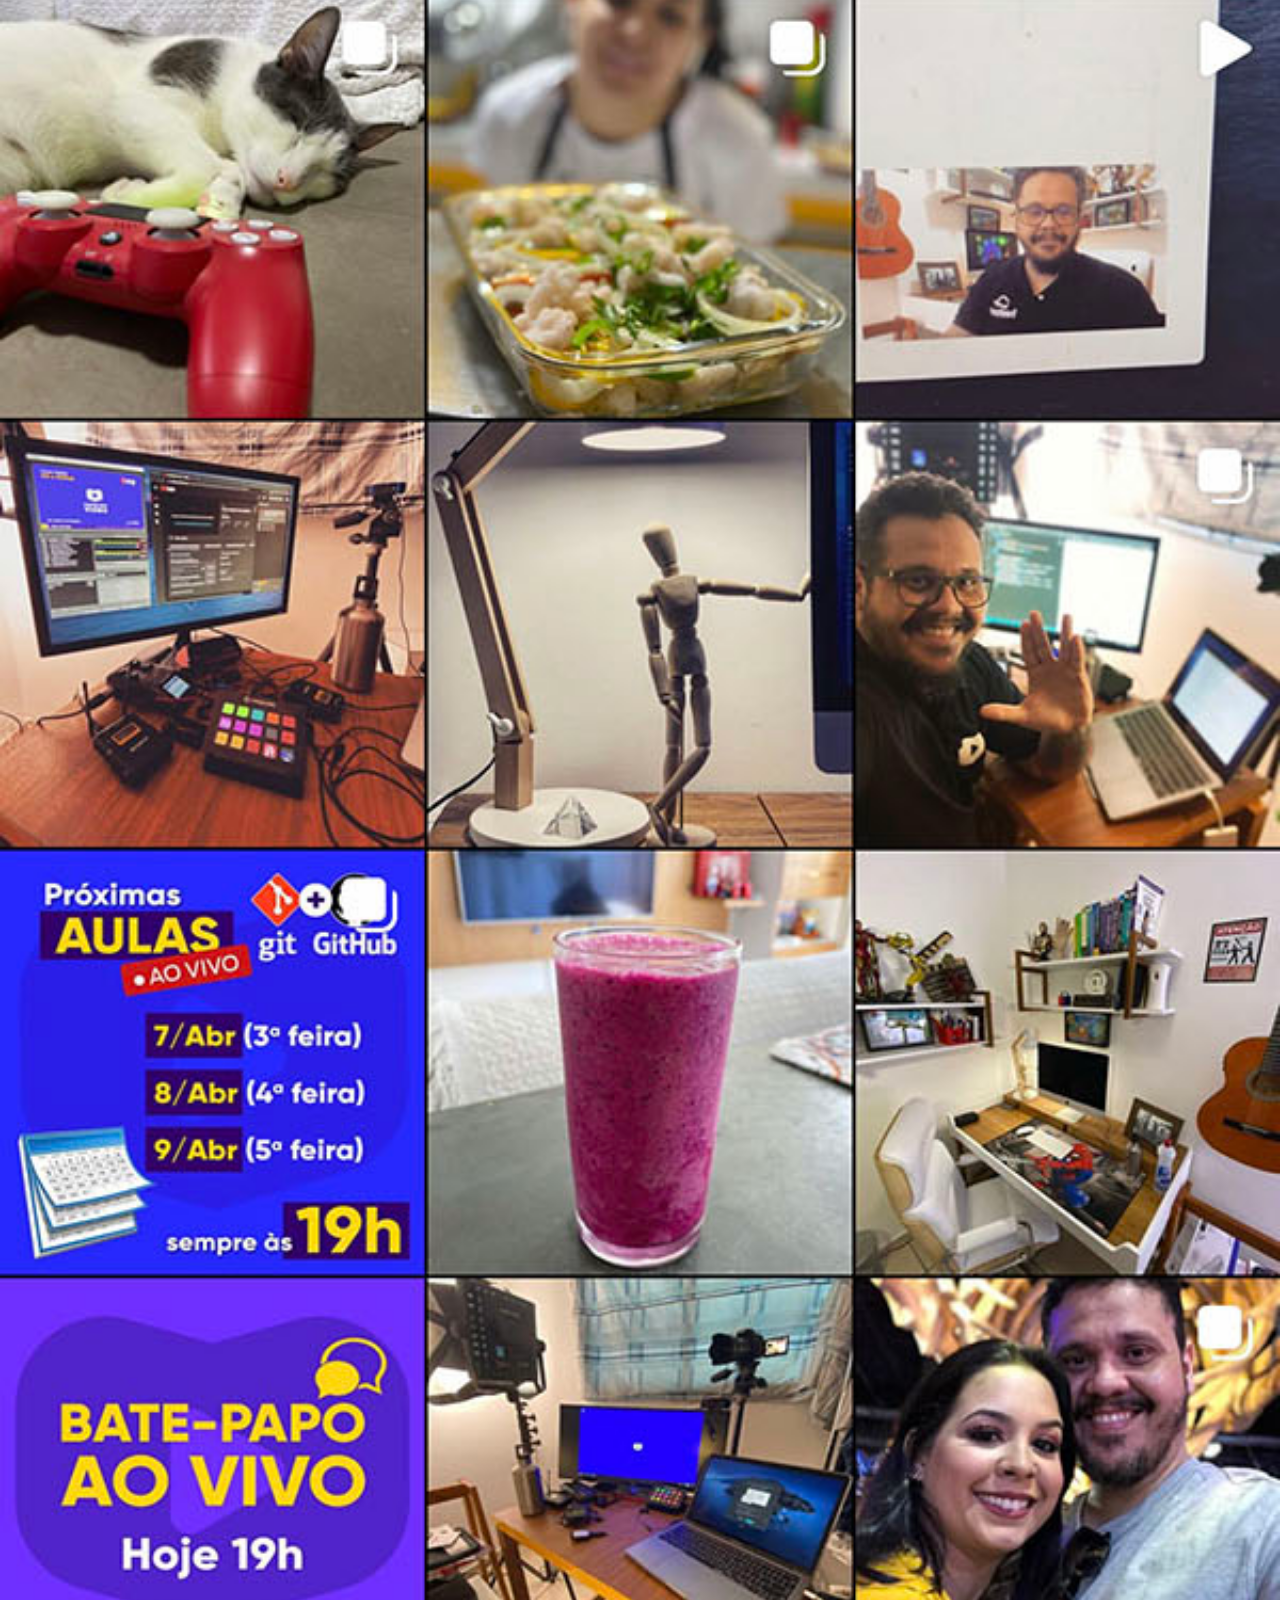
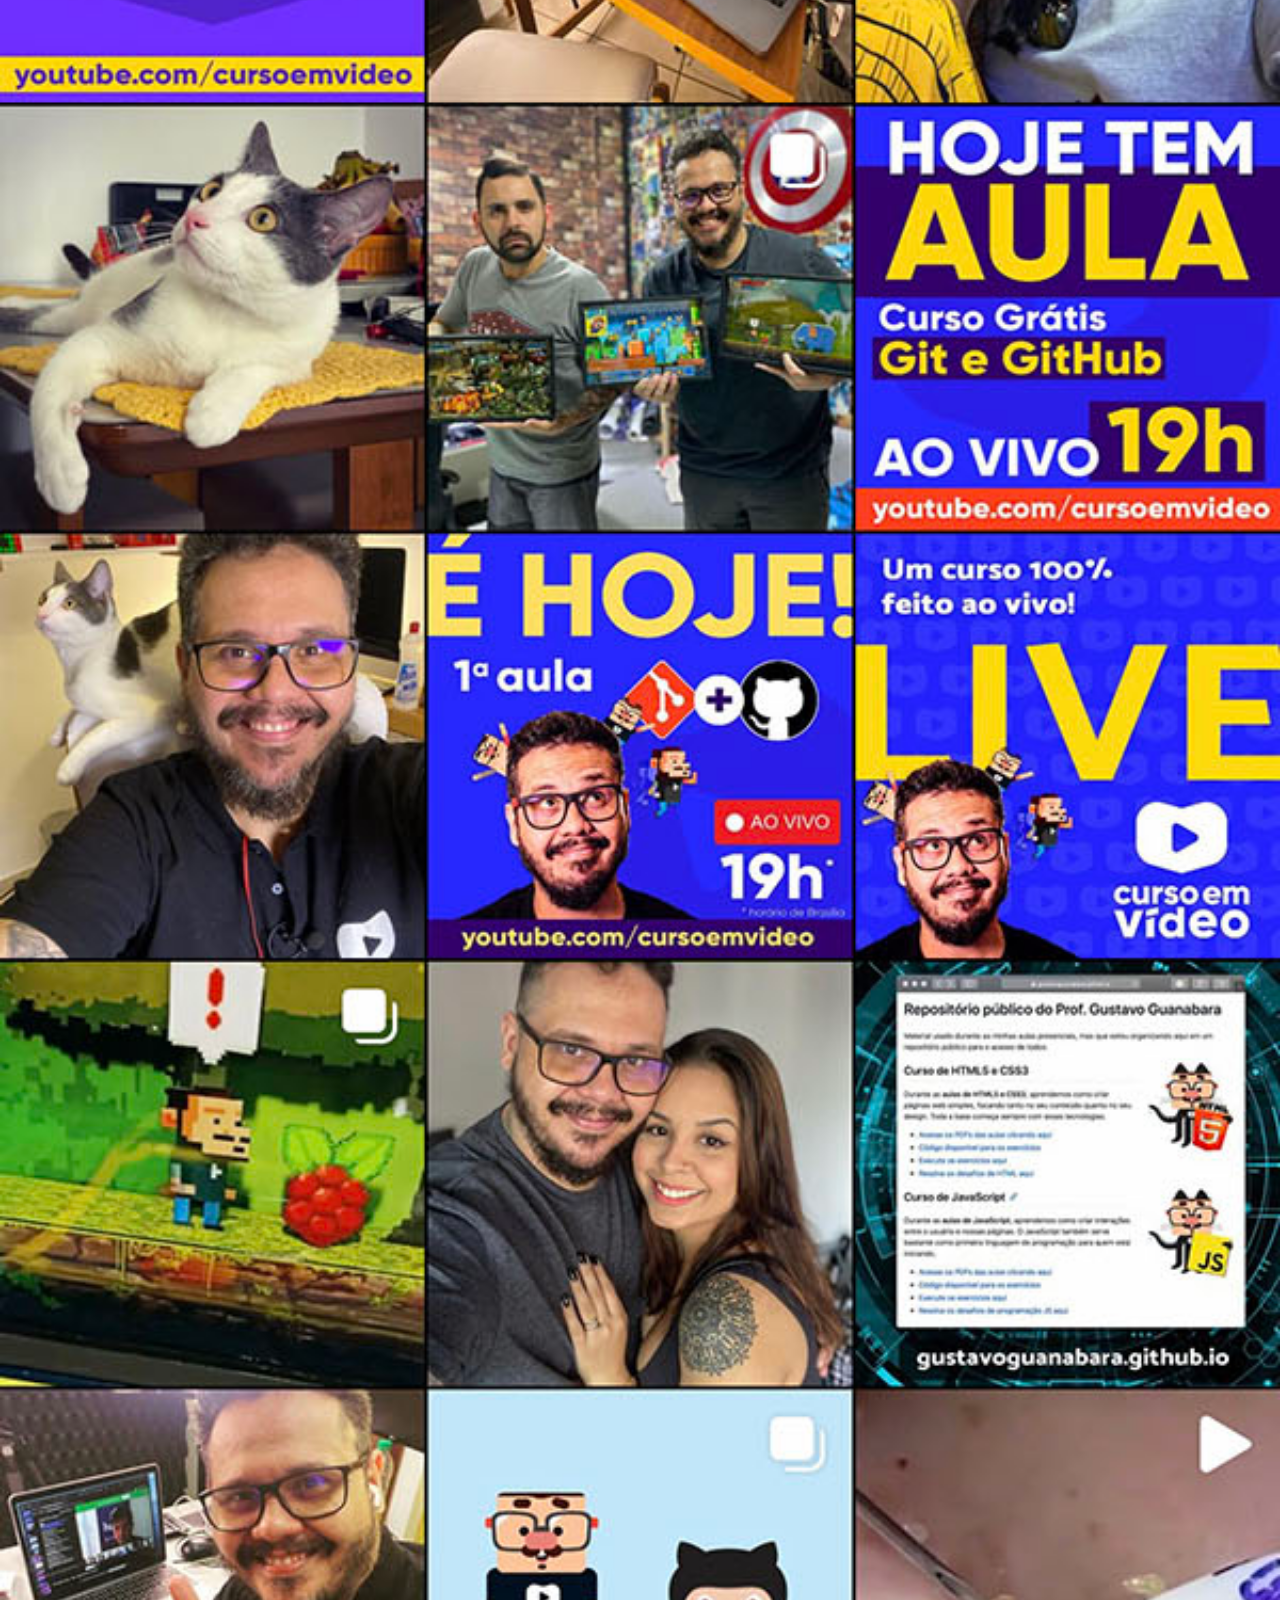
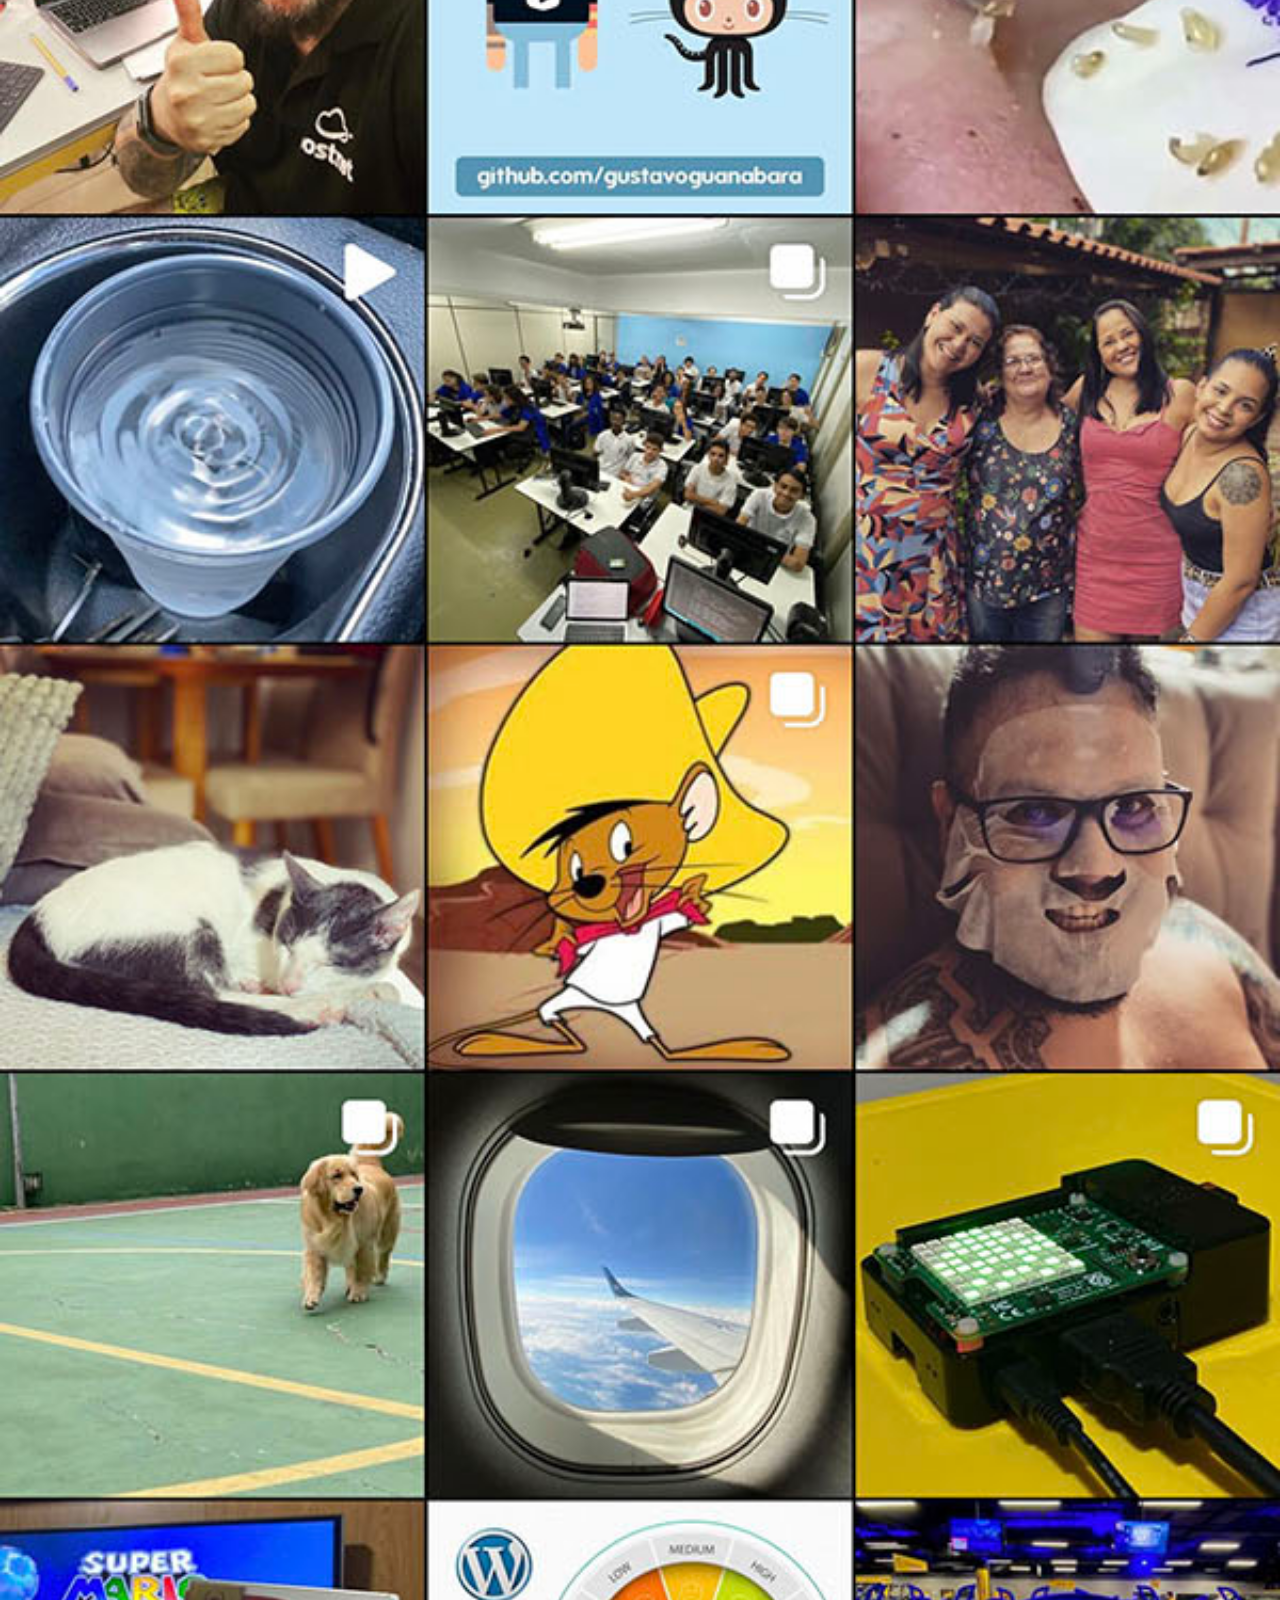
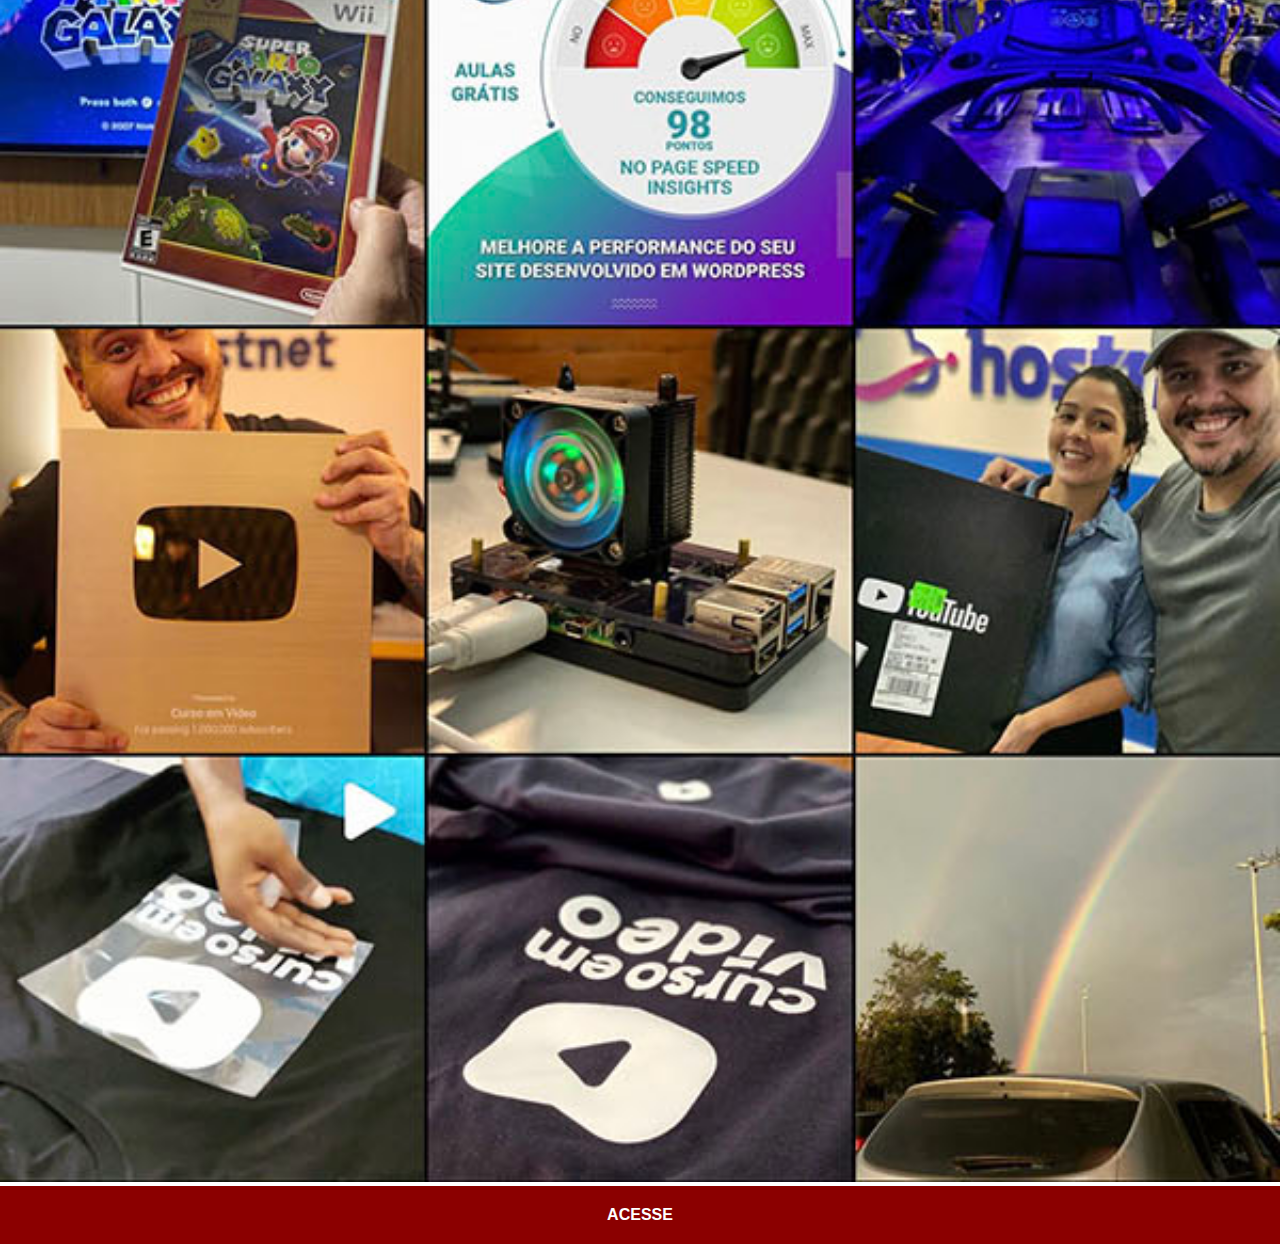
<file: instagram.html>
<!DOCTYPE html>
<html lang="pt-br">
<head>
    <meta charset="UTF-8">
    <meta http-equiv="X-UA-Compatible" content="IE=edge">
    <meta name="viewport" content="width=device-width, initial-scale=1.0">
    <title>Instagram</title>
    <link rel="stylesheet" href="estilos/social.css">
</head>
<body>
    <img src="imagens/tela-instagram.jpg" alt="Tela do Instagram">
    <a href="https://www.instagram.com/peralzin" target="_blank" rel="external">ACESSE</a>
</body>
</html>
</file>
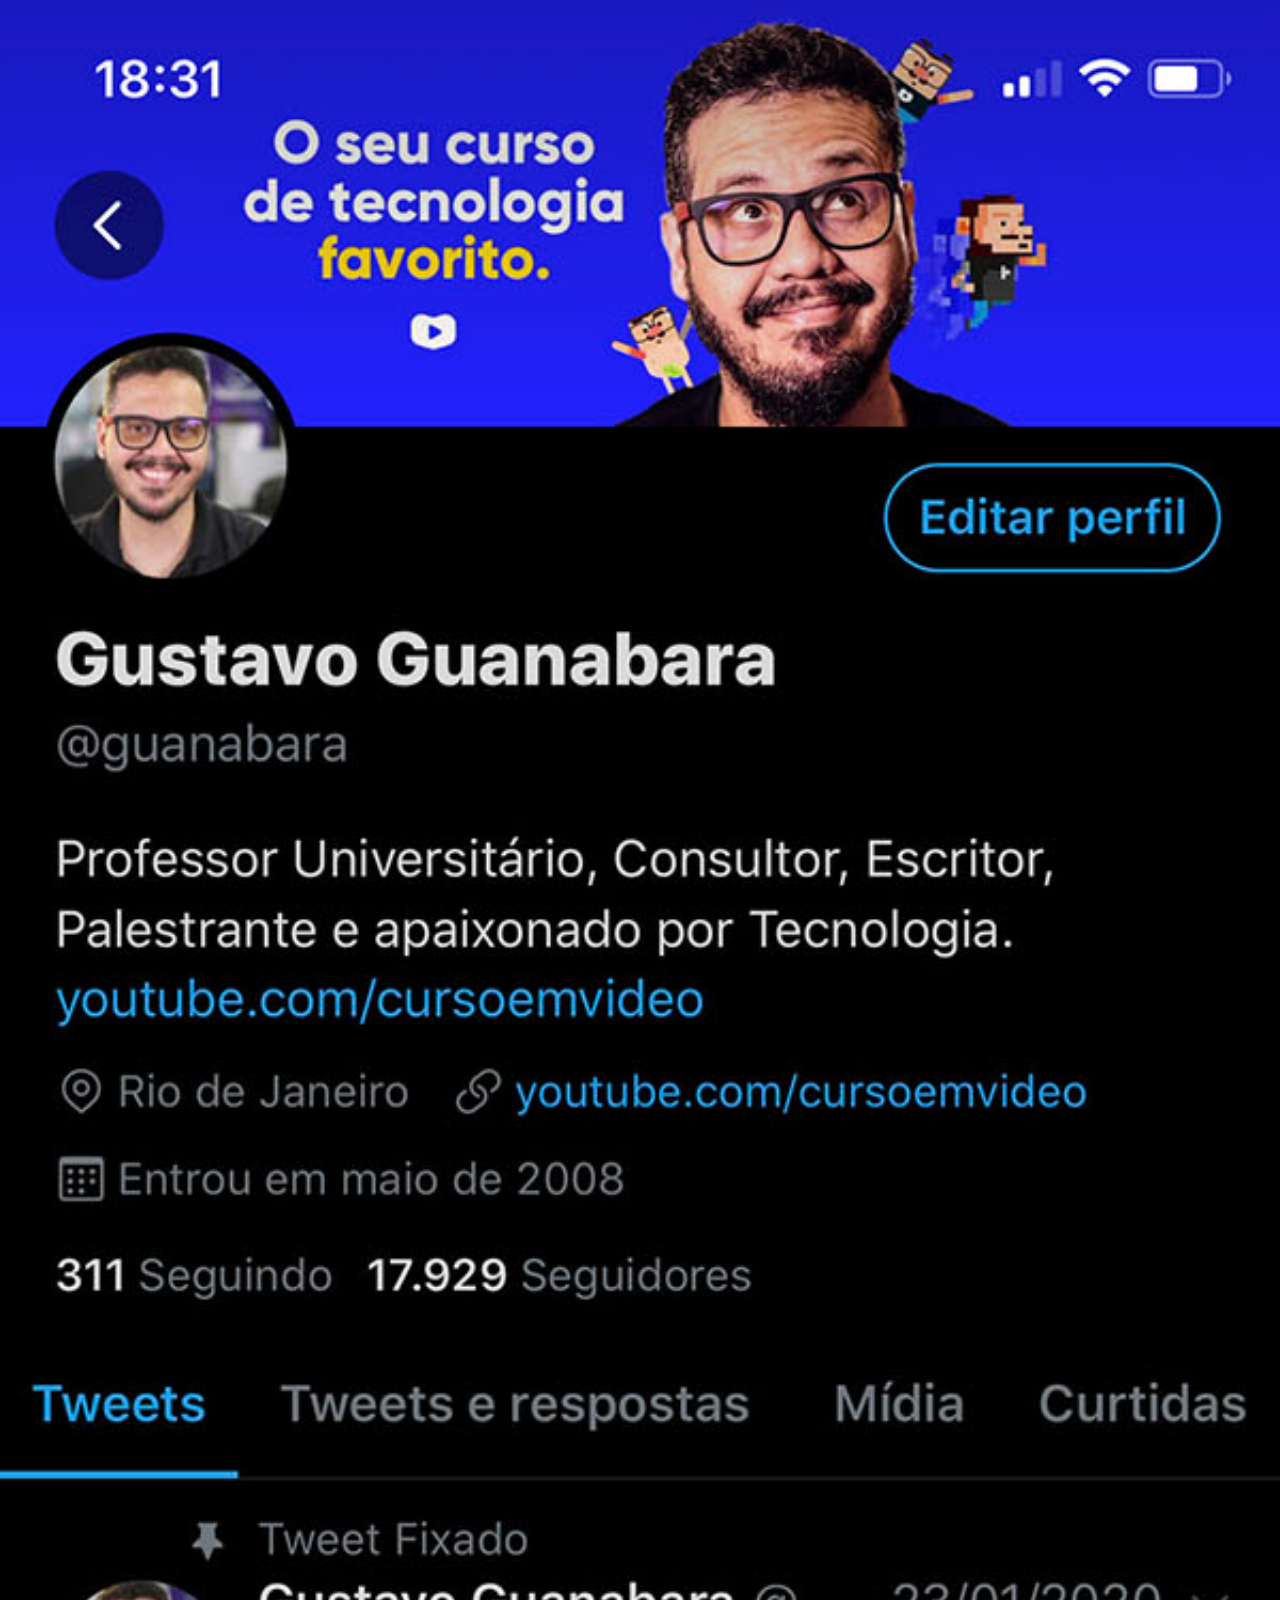
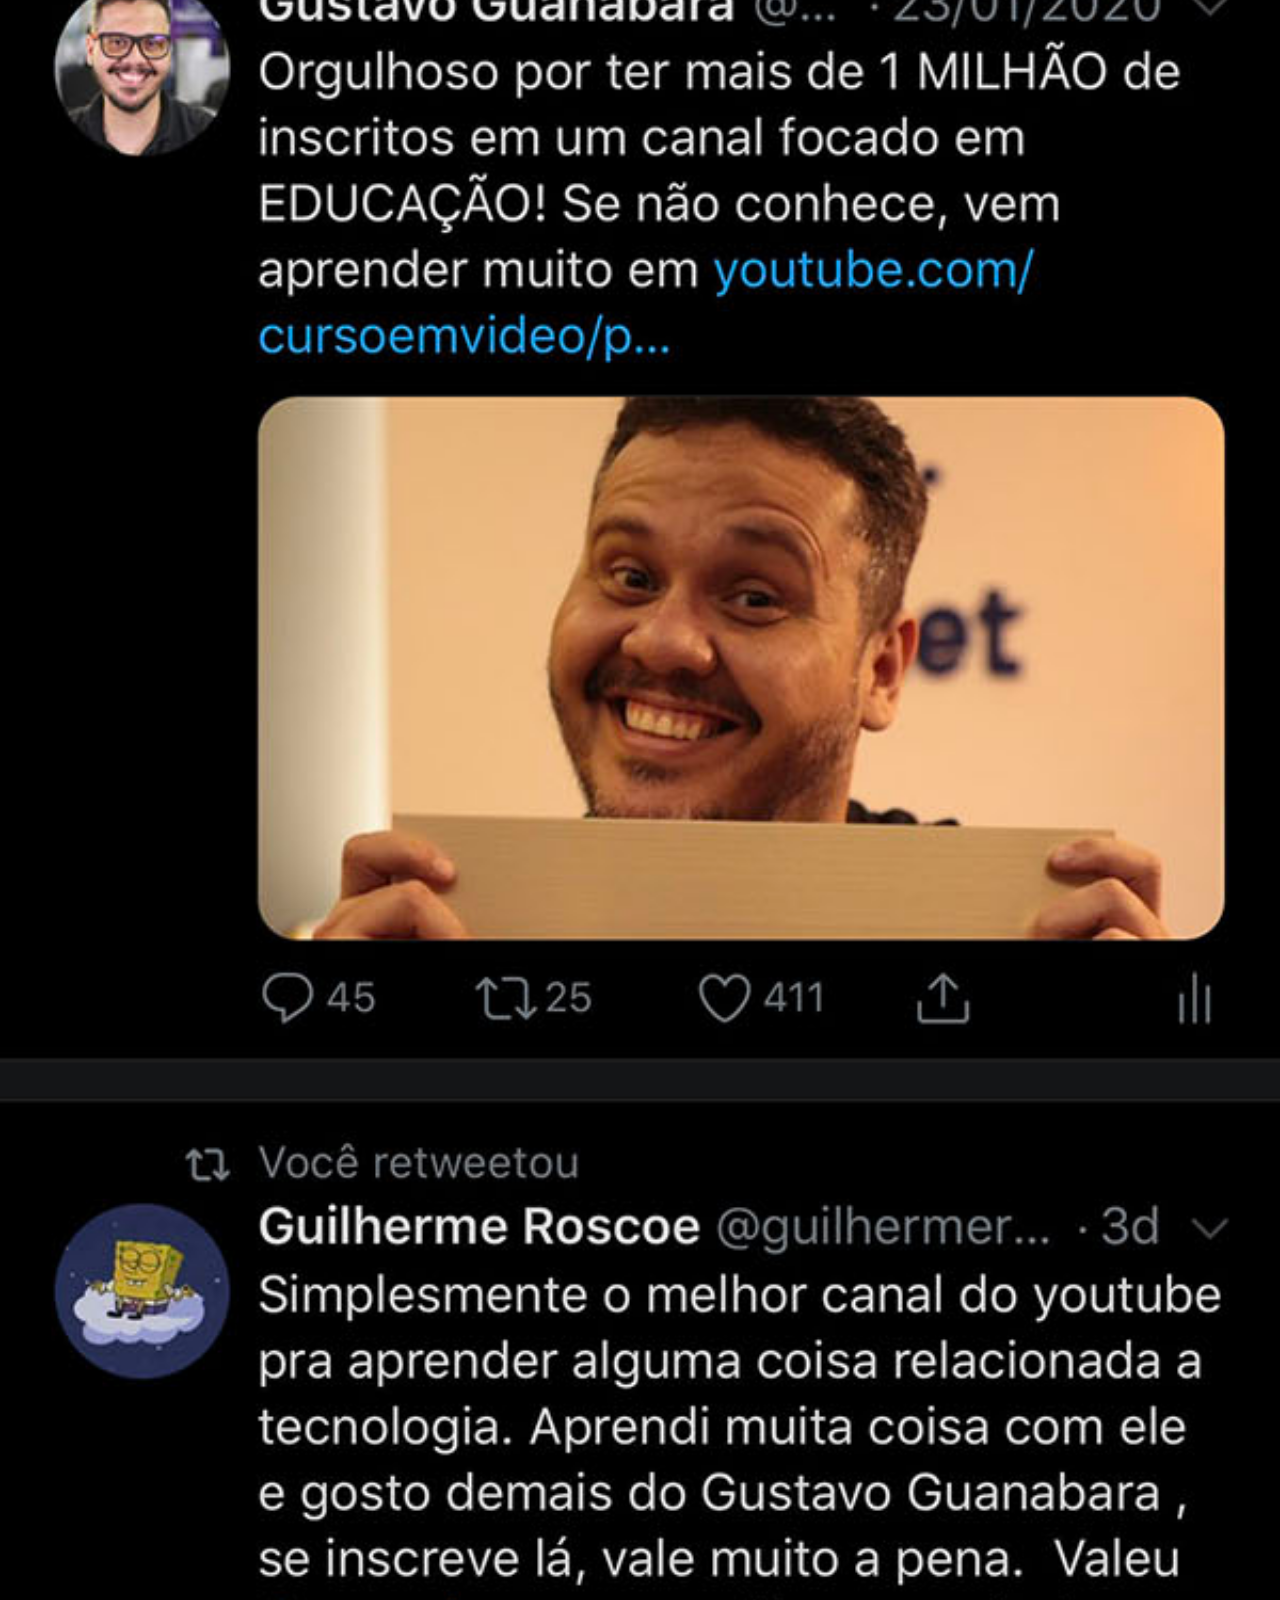
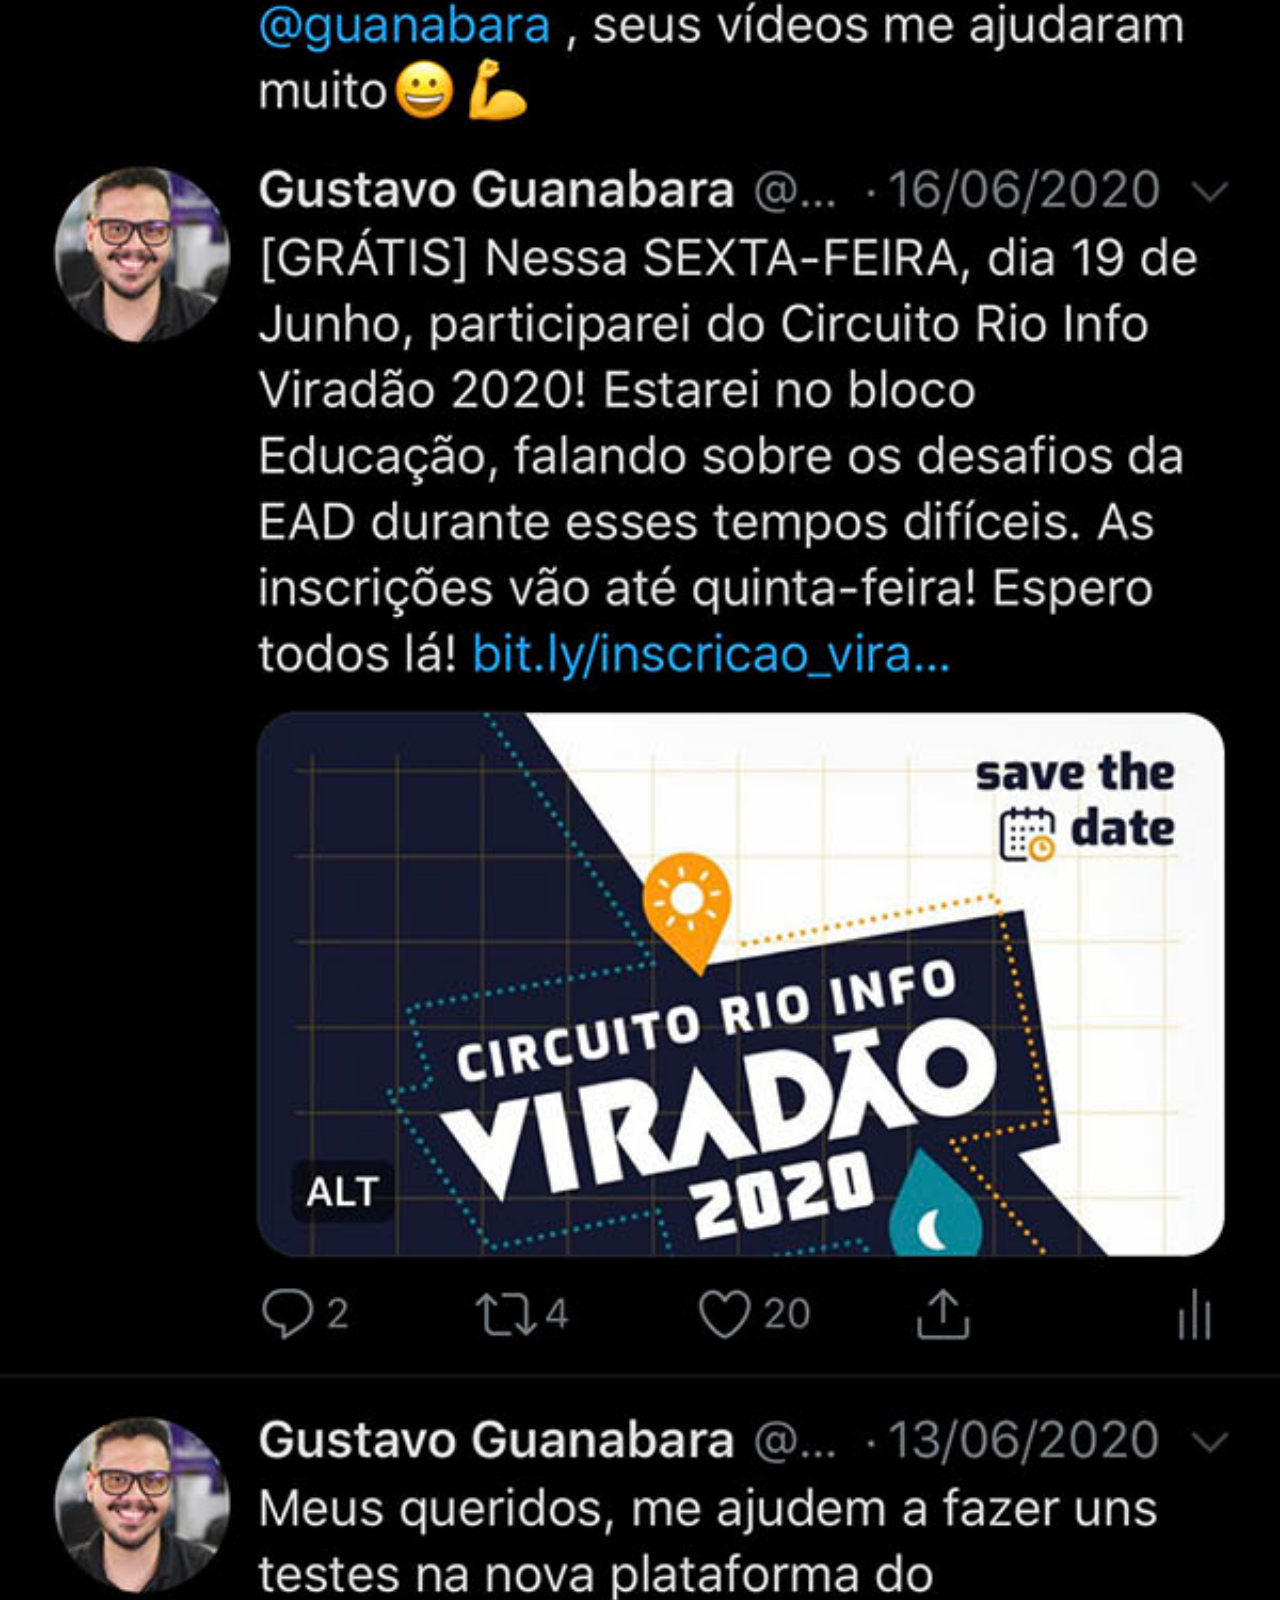
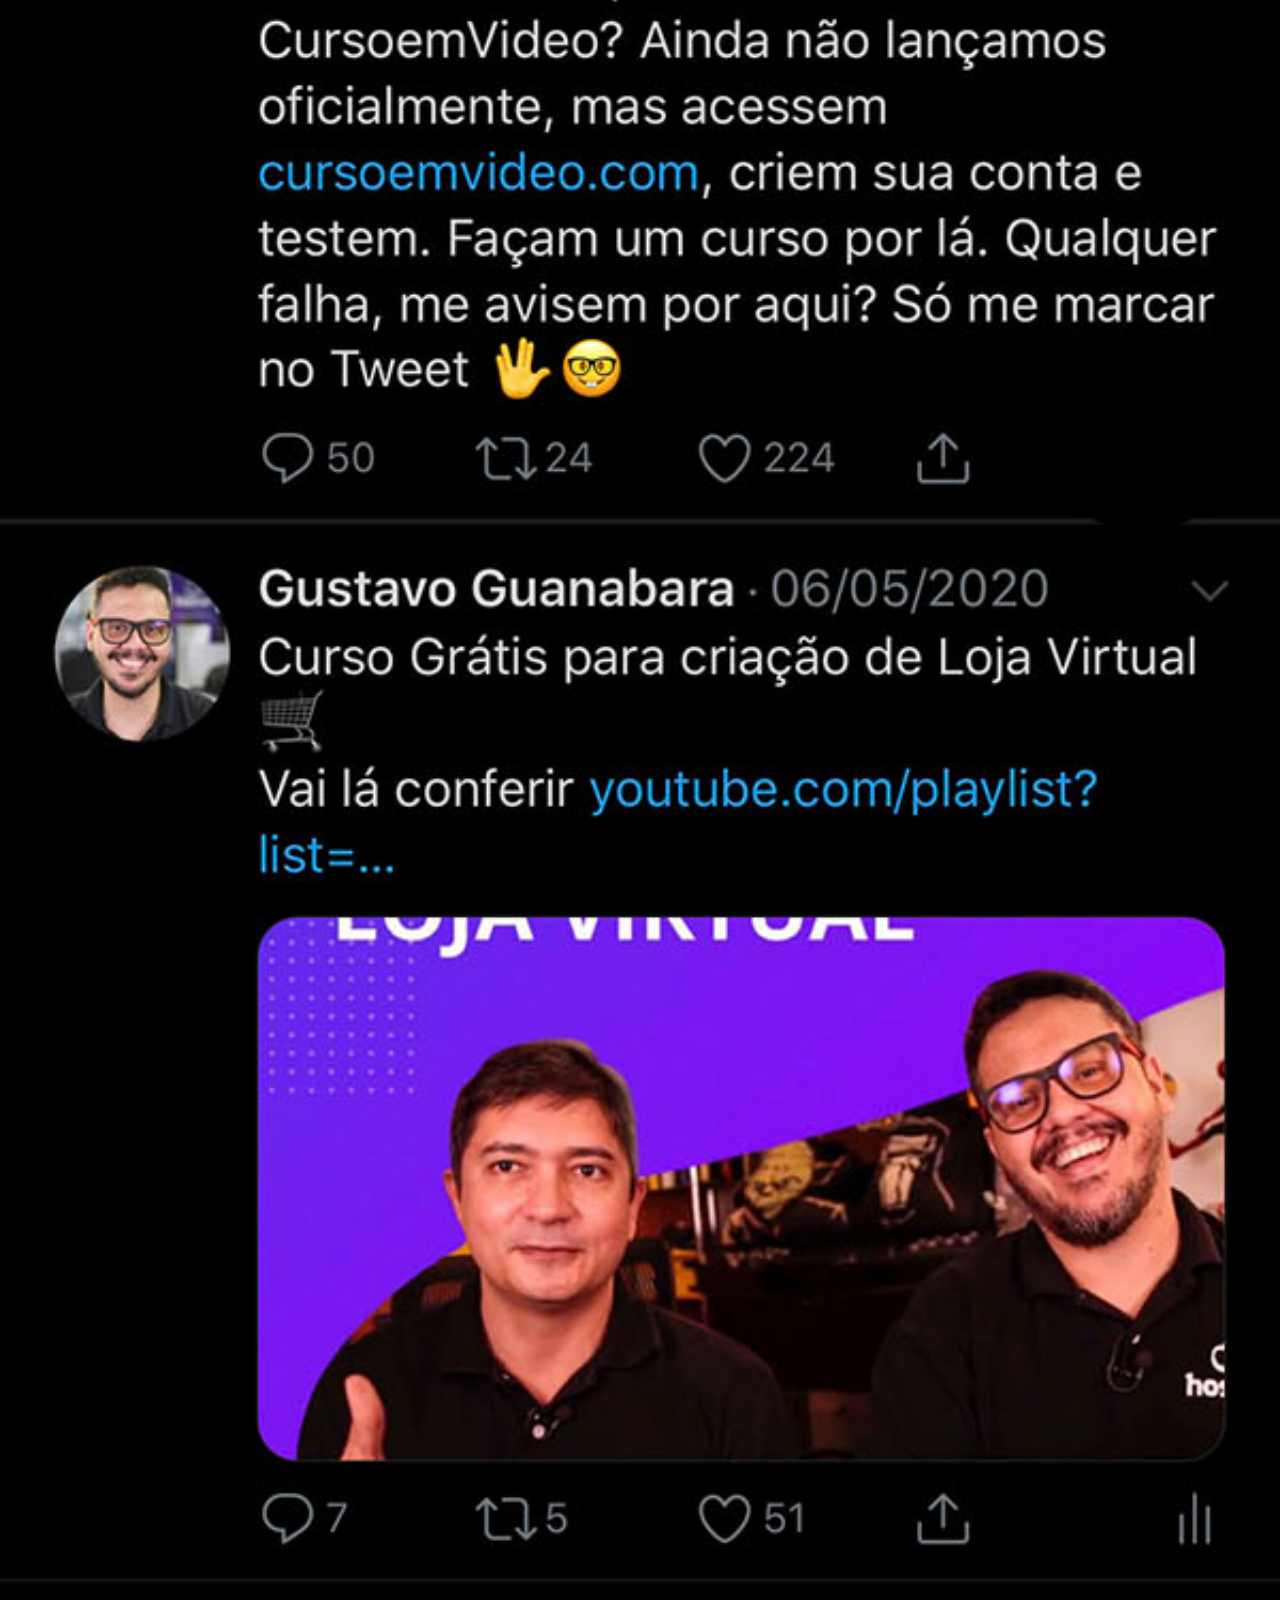
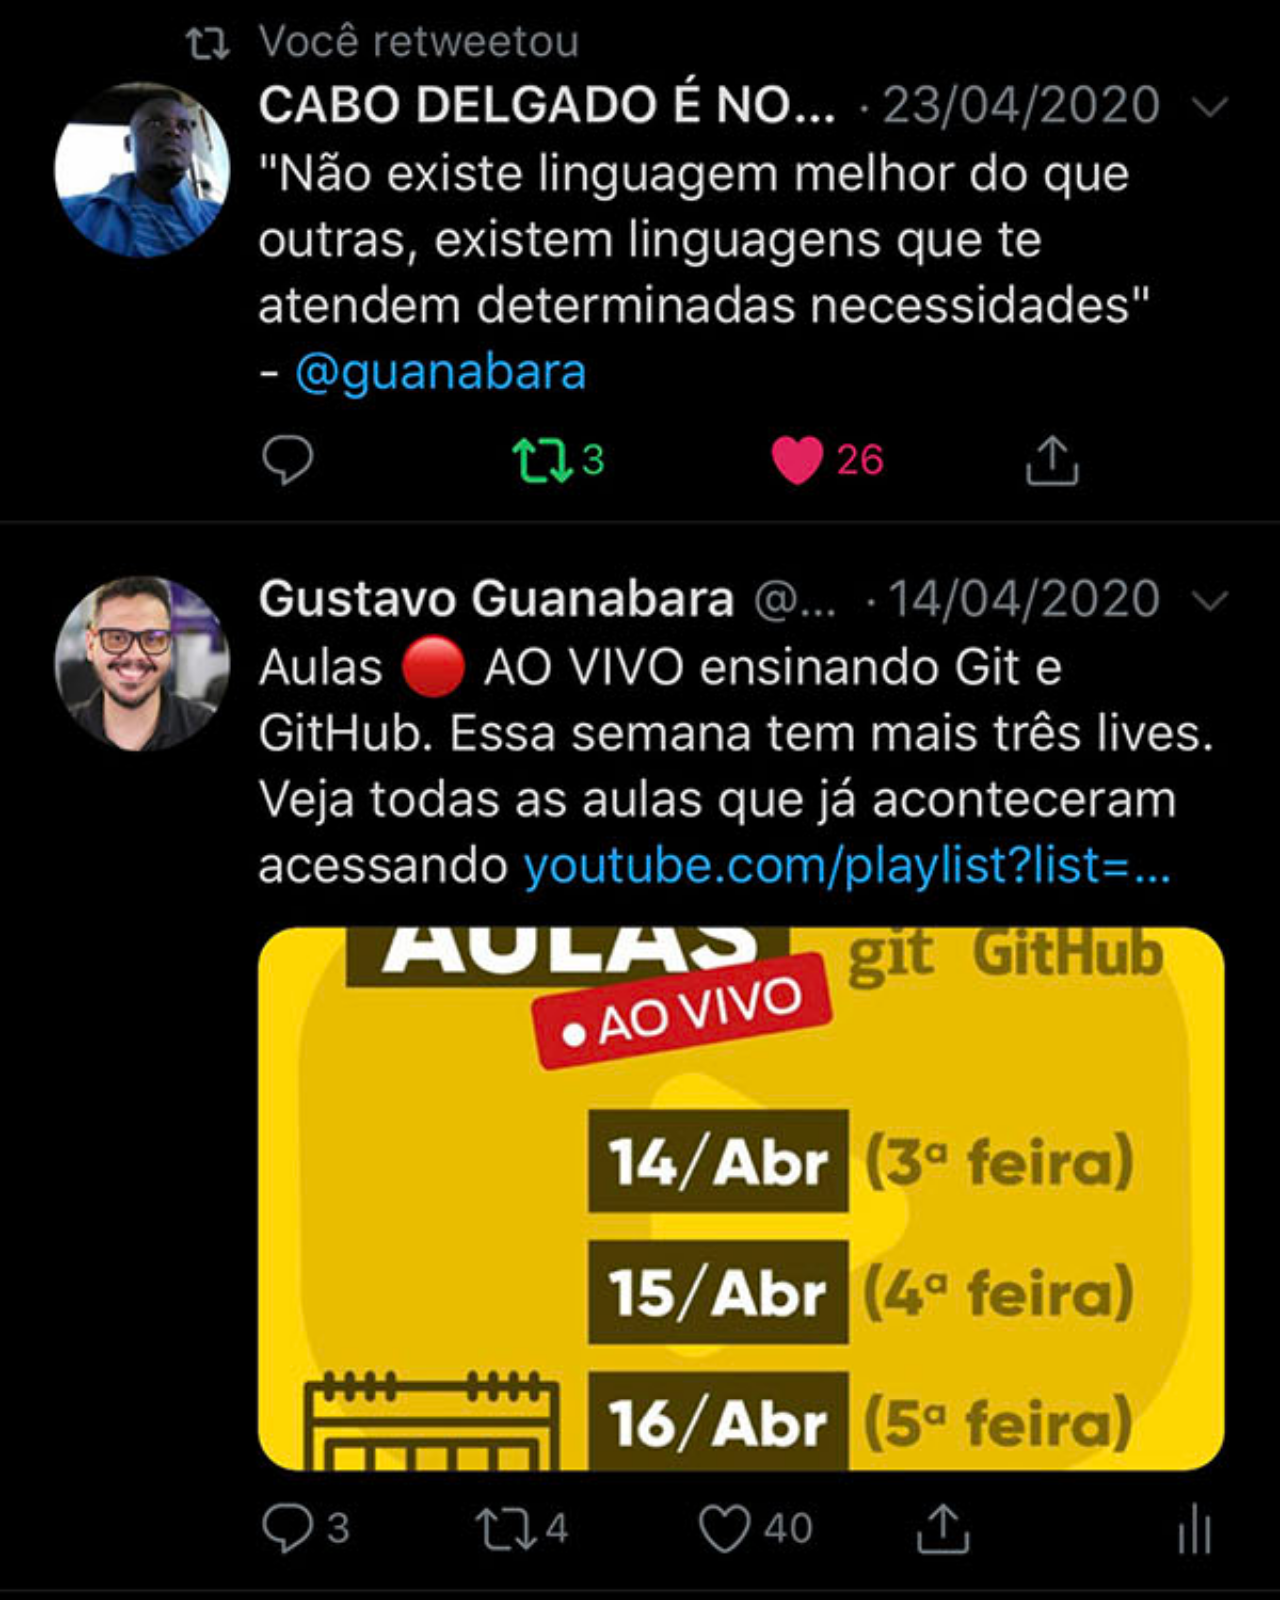
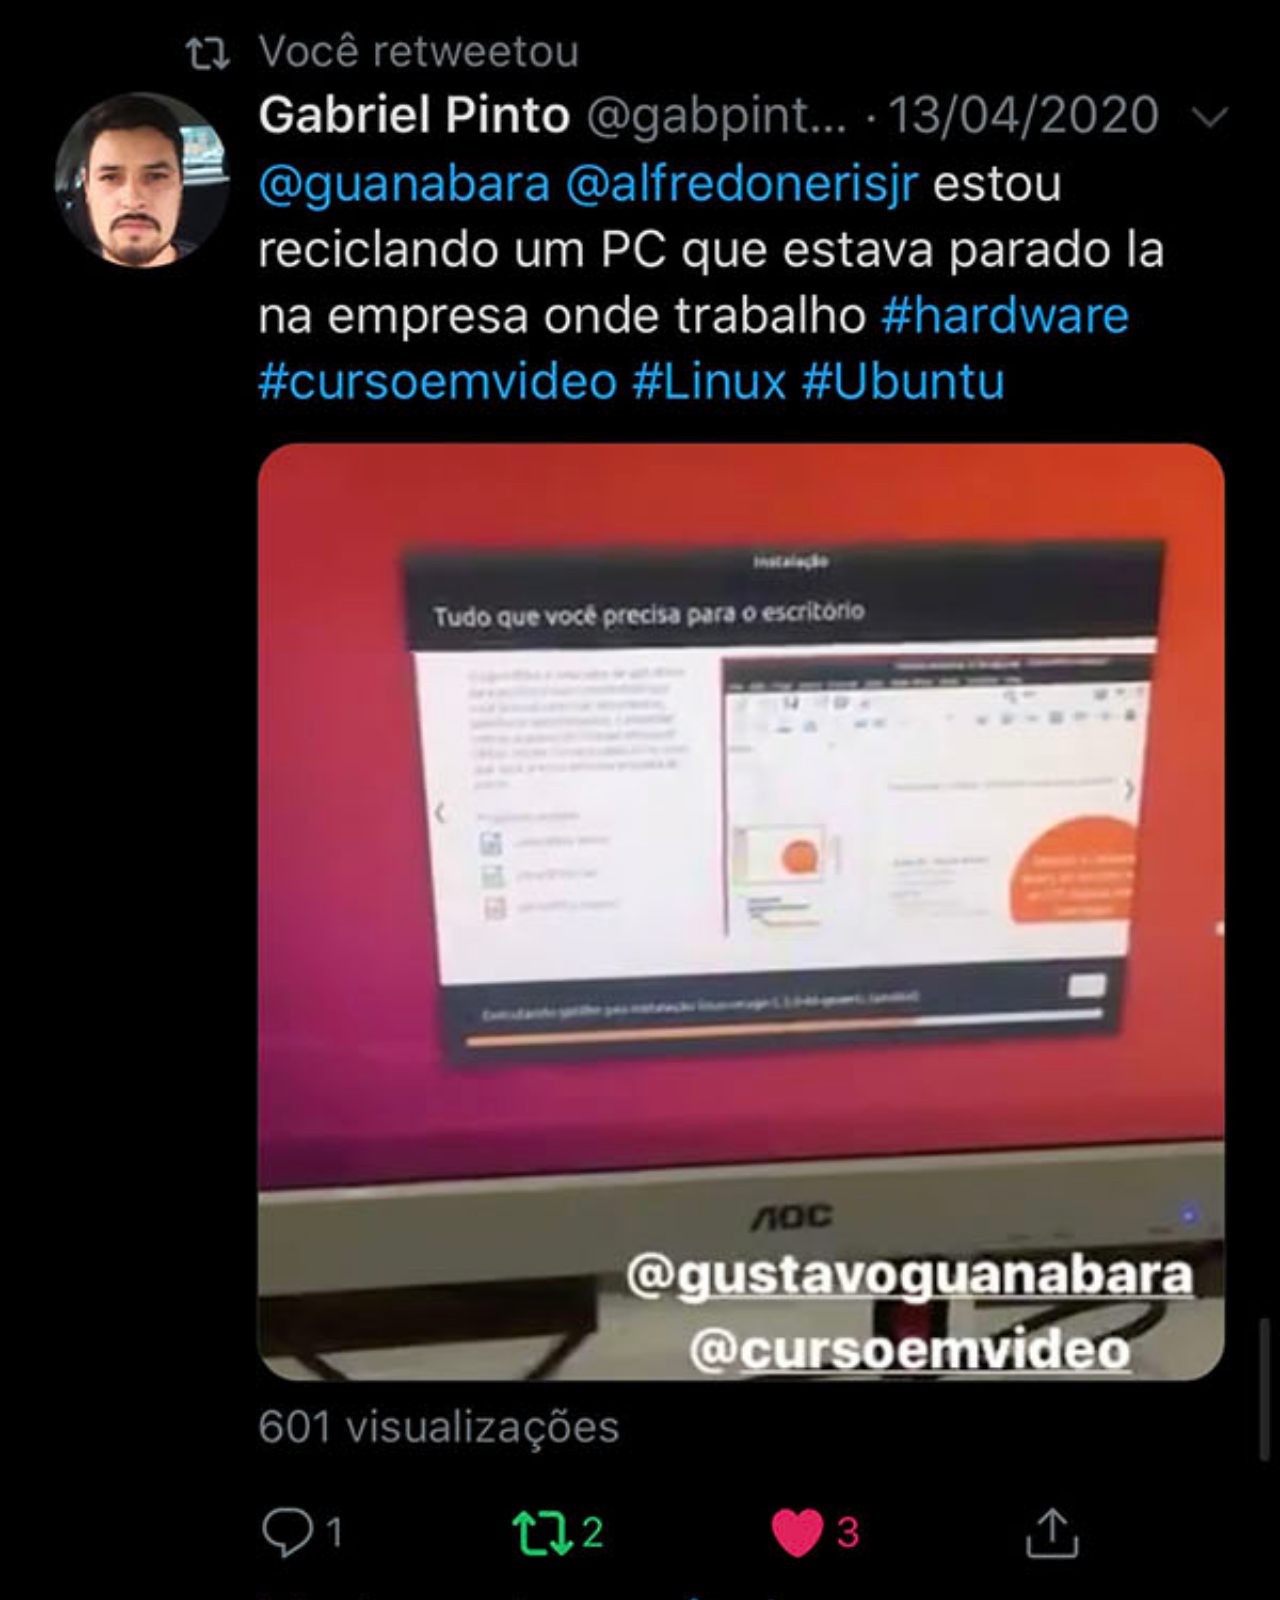
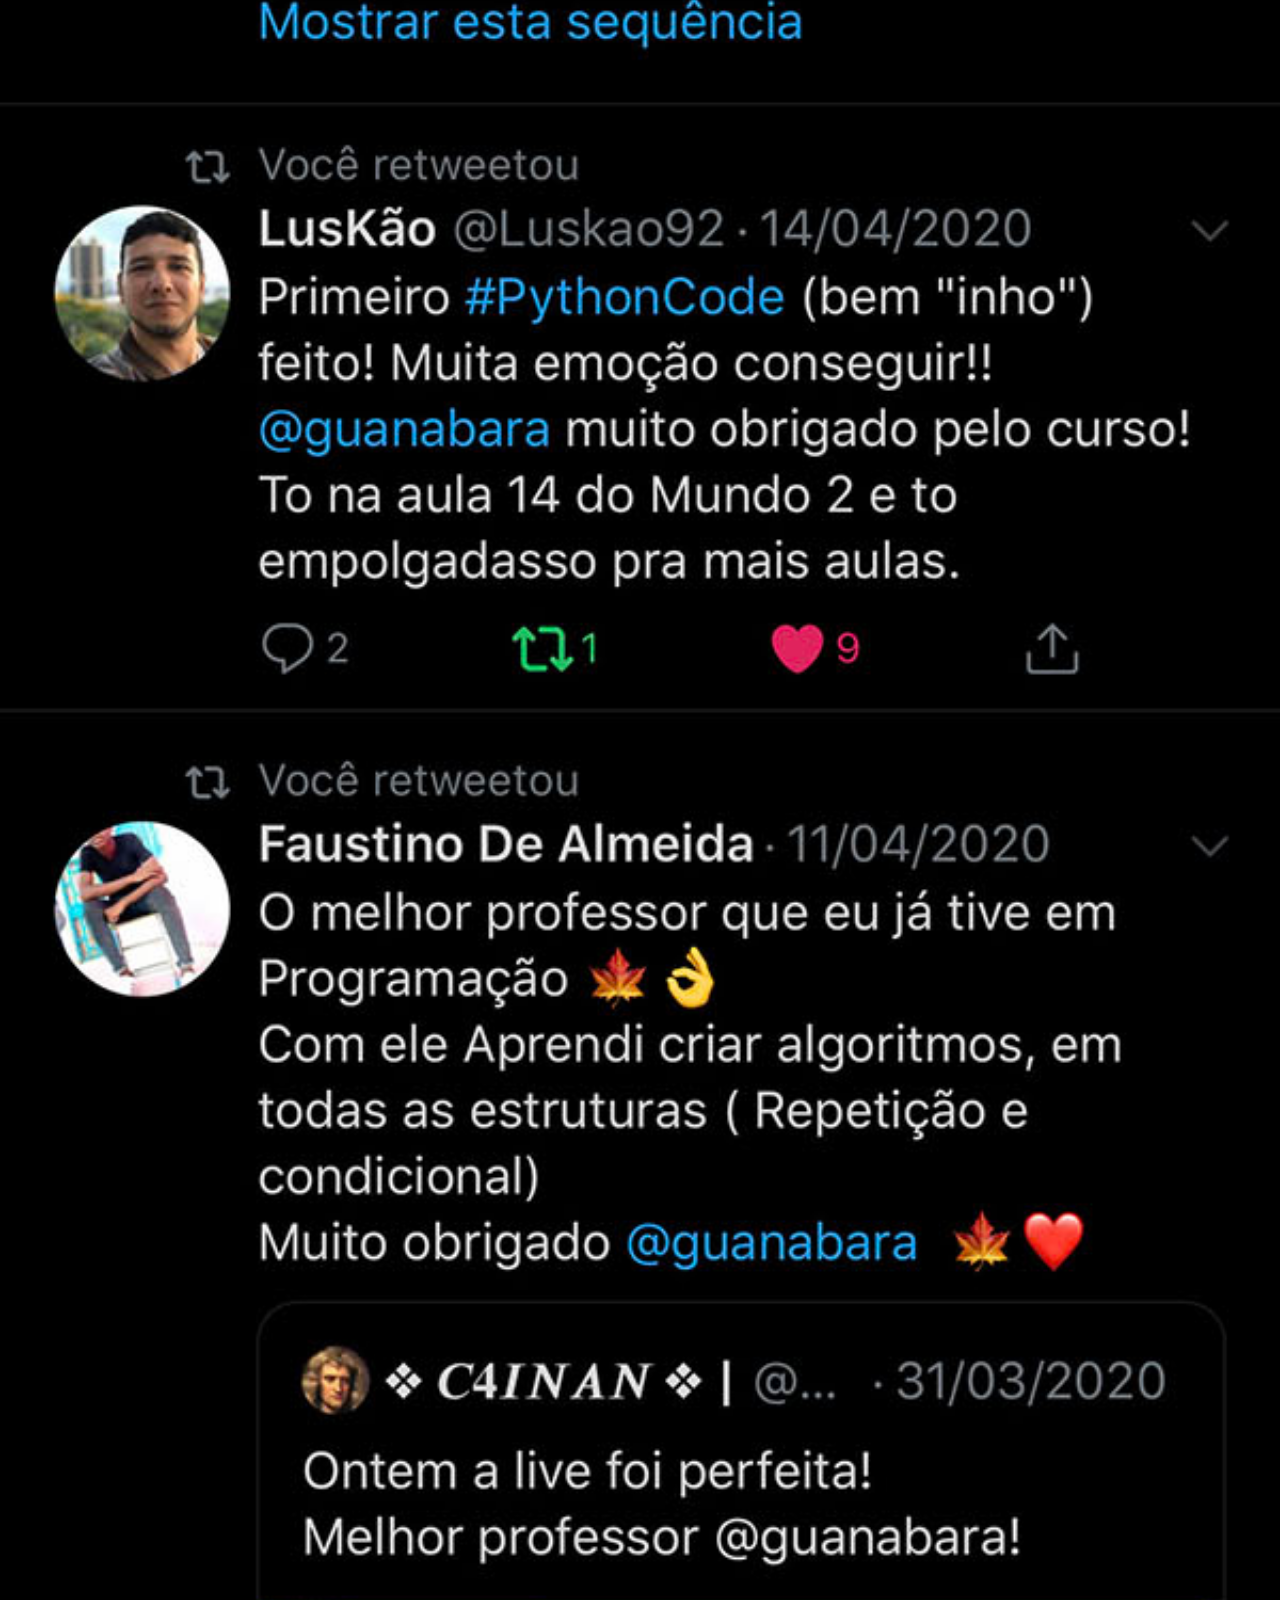
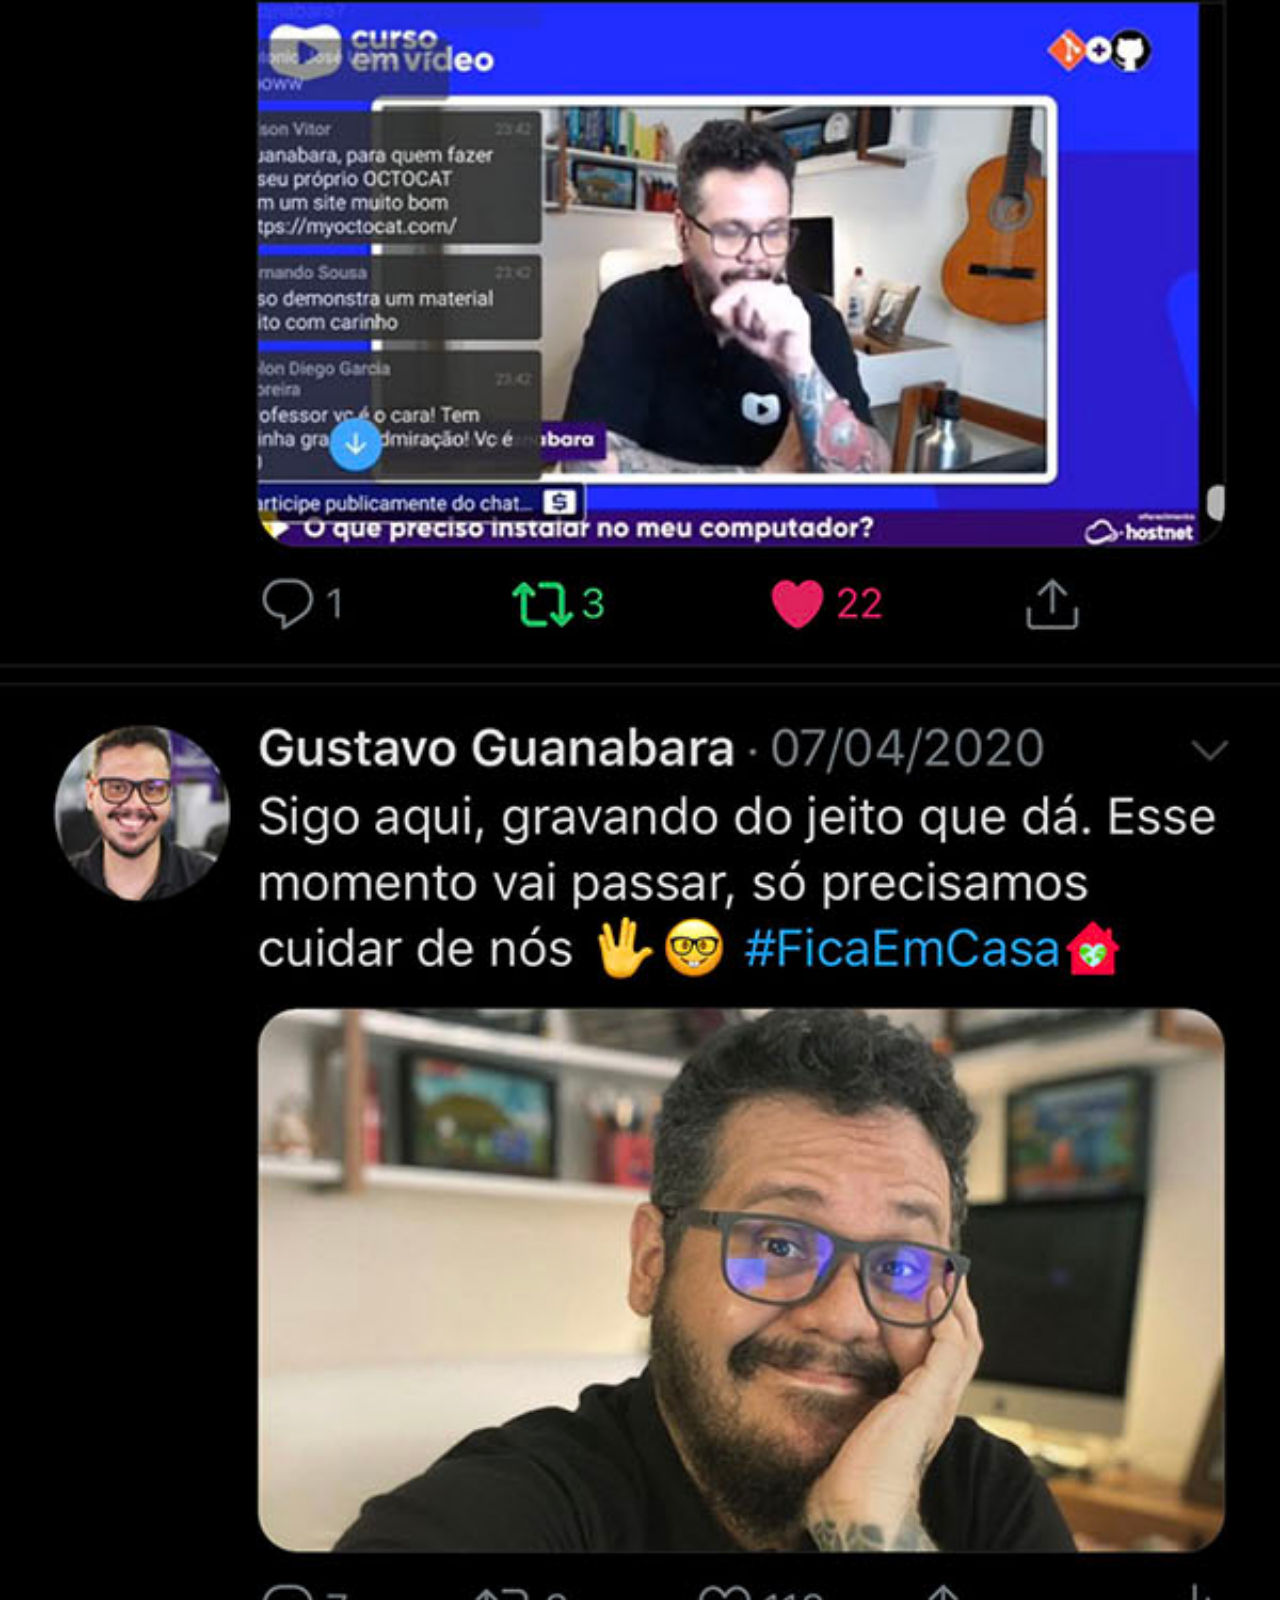
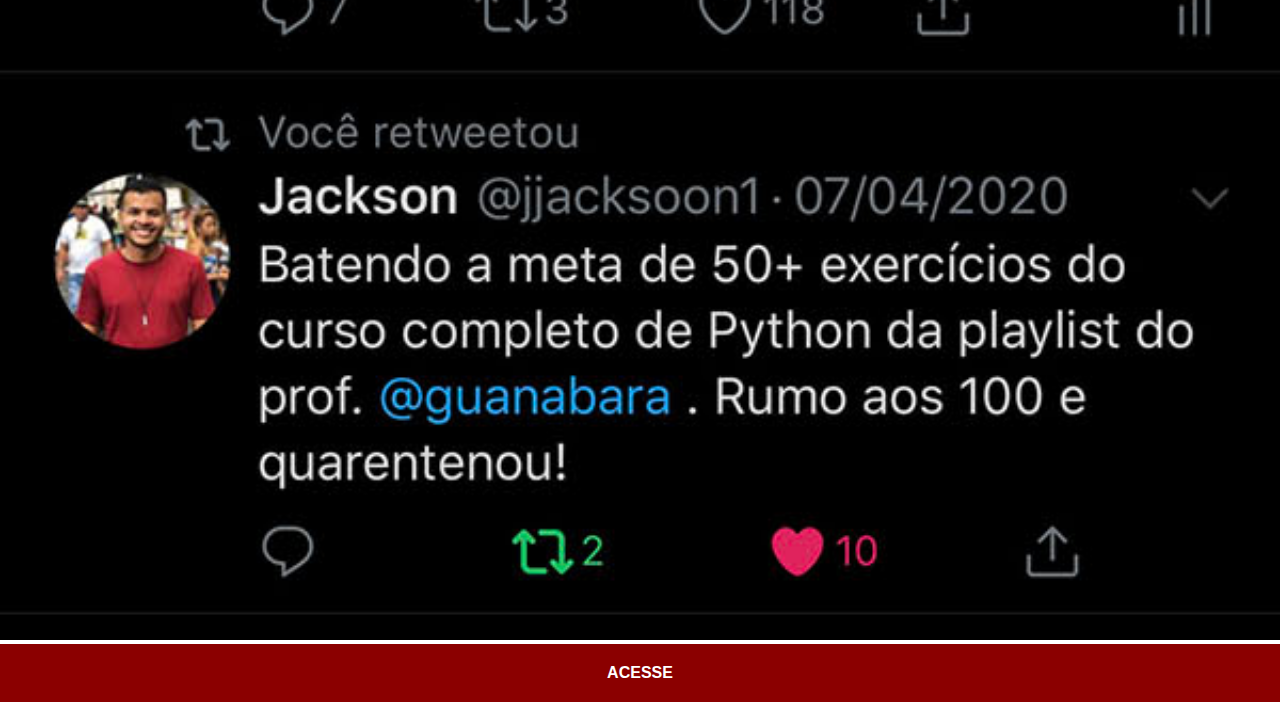
<file: twitter.html>
<!DOCTYPE html>
<html lang="pt-br">
<head>
    <meta charset="UTF-8">
    <meta http-equiv="X-UA-Compatible" content="IE=edge">
    <meta name="viewport" content="width=device-width, initial-scale=1.0">
    <title>Twitter</title>
    <link rel="stylesheet" href="estilos/social.css">
</head>
<body>
    <img src="imagens/tela-twitter.jpg" alt="Tela Twitter">
    <a href="https://twitter.com/Peralzinnn" target="_blank" rel="external">ACESSE</a>
</body>
</html>
</file>
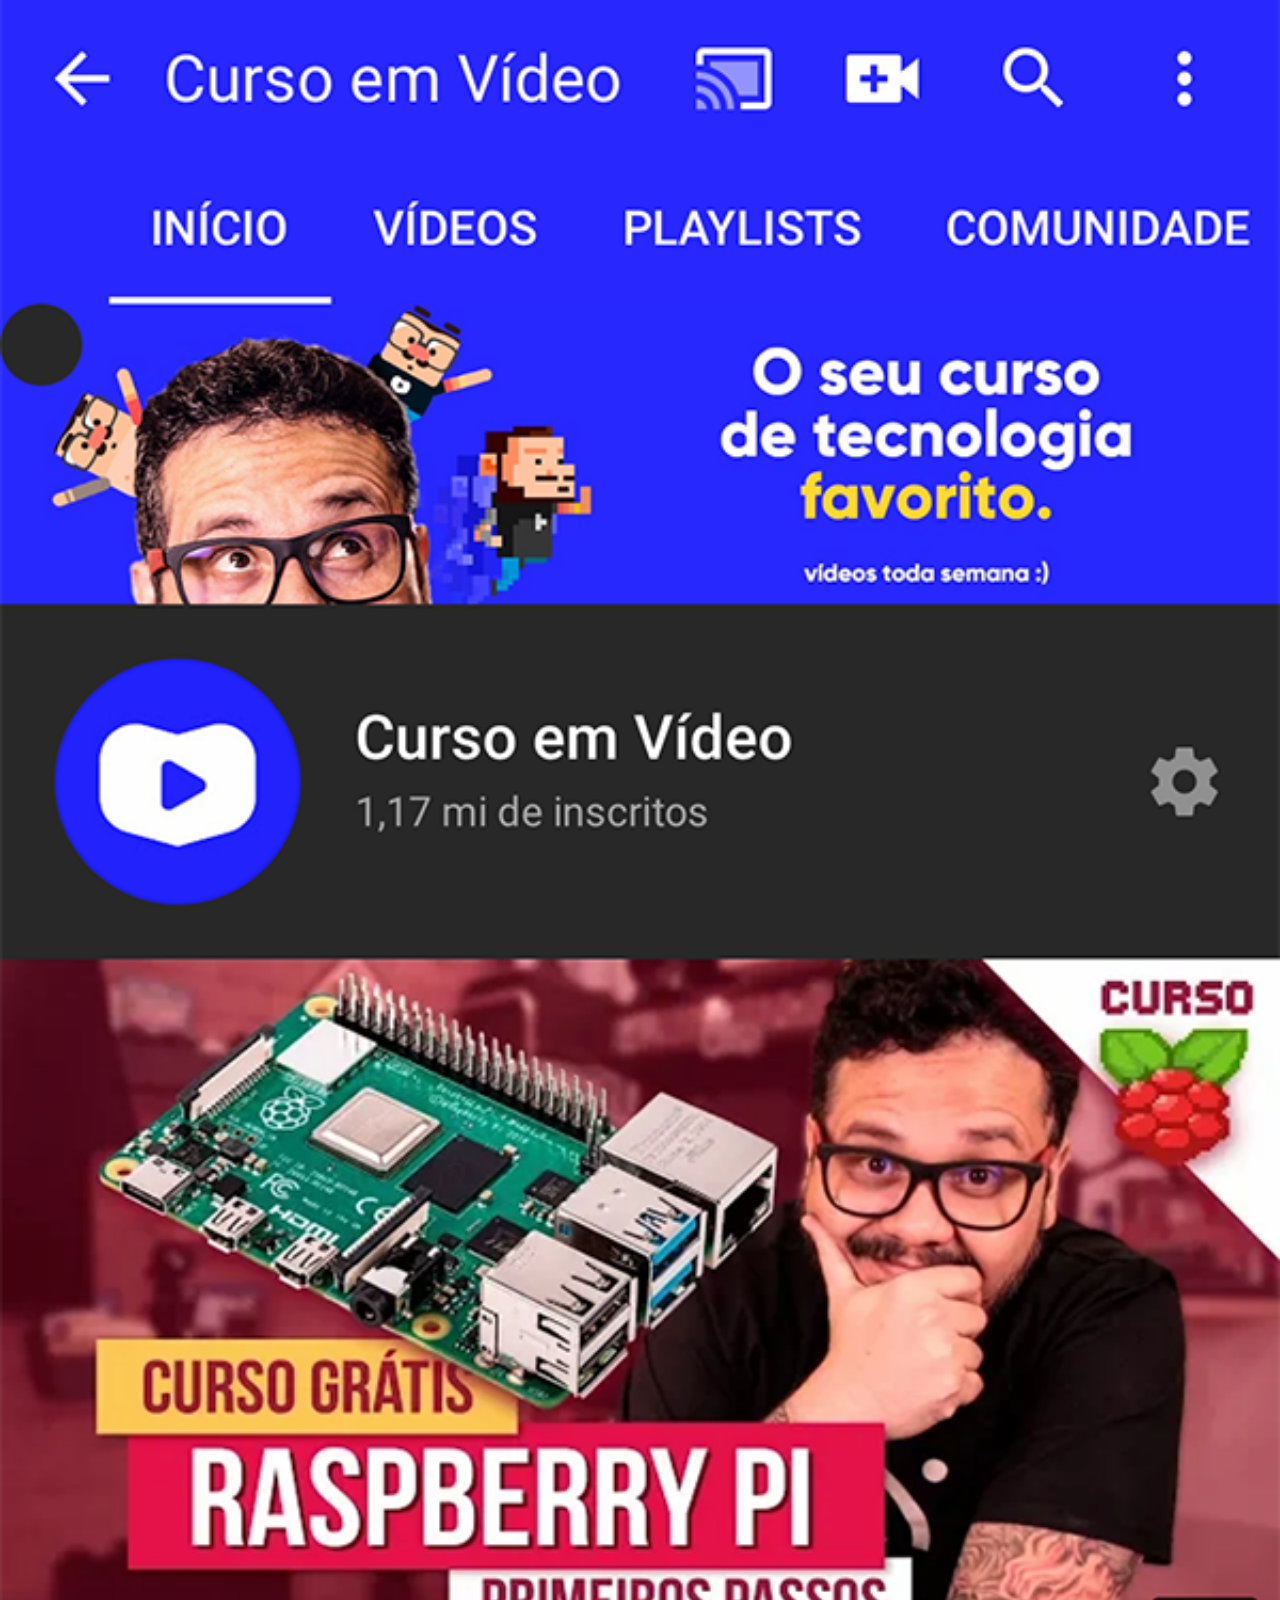
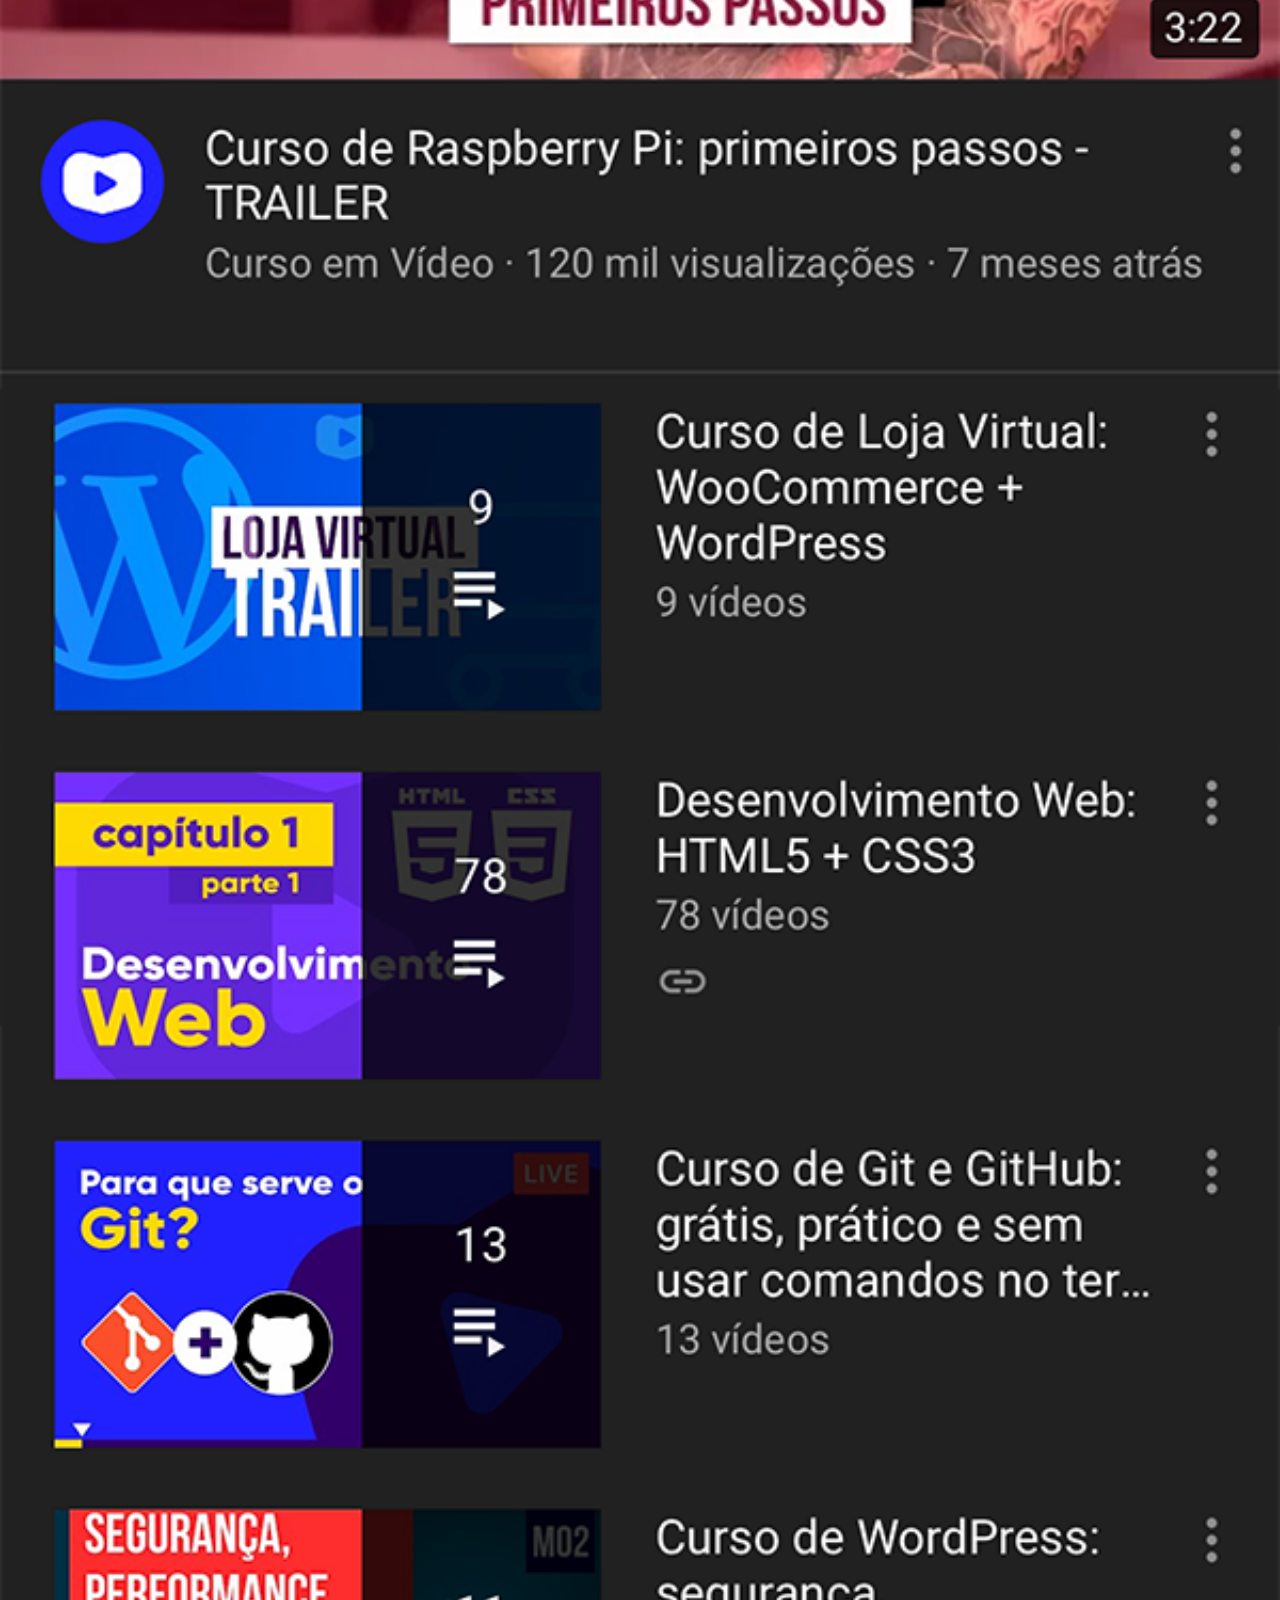
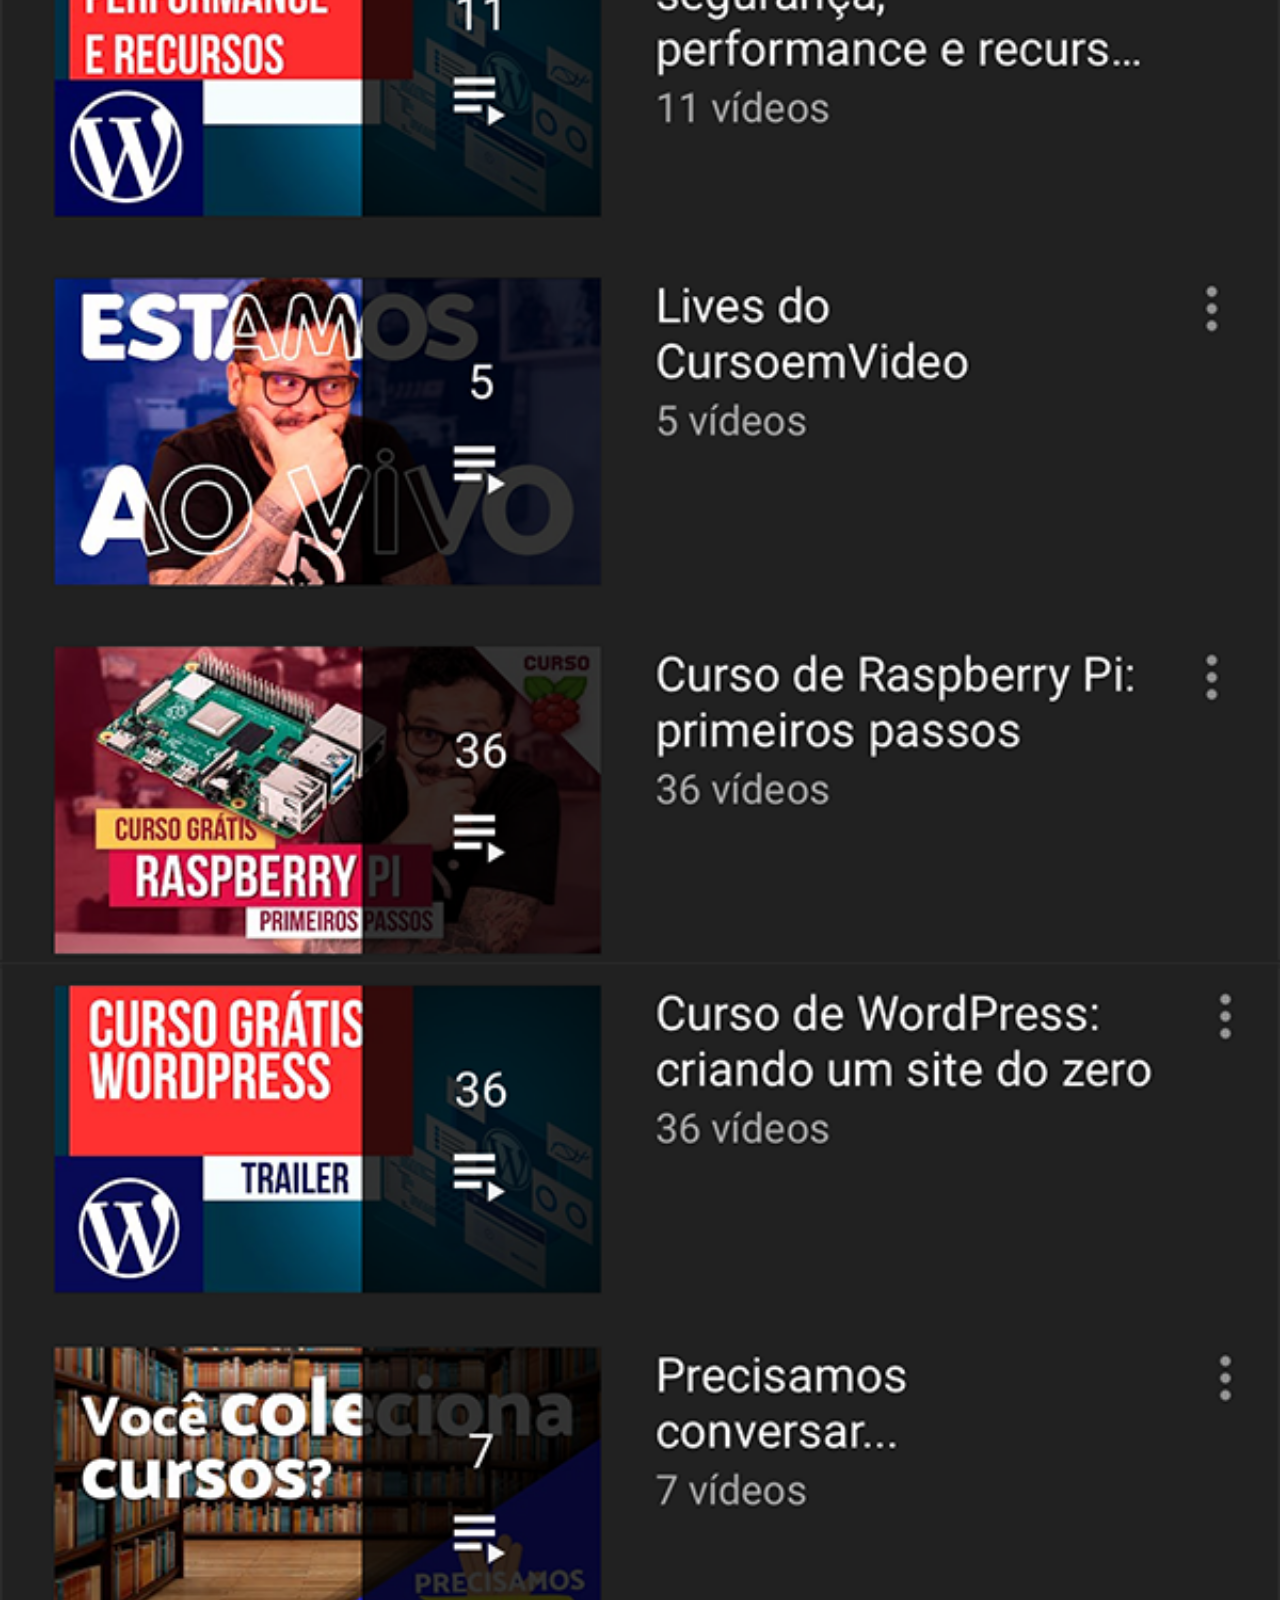
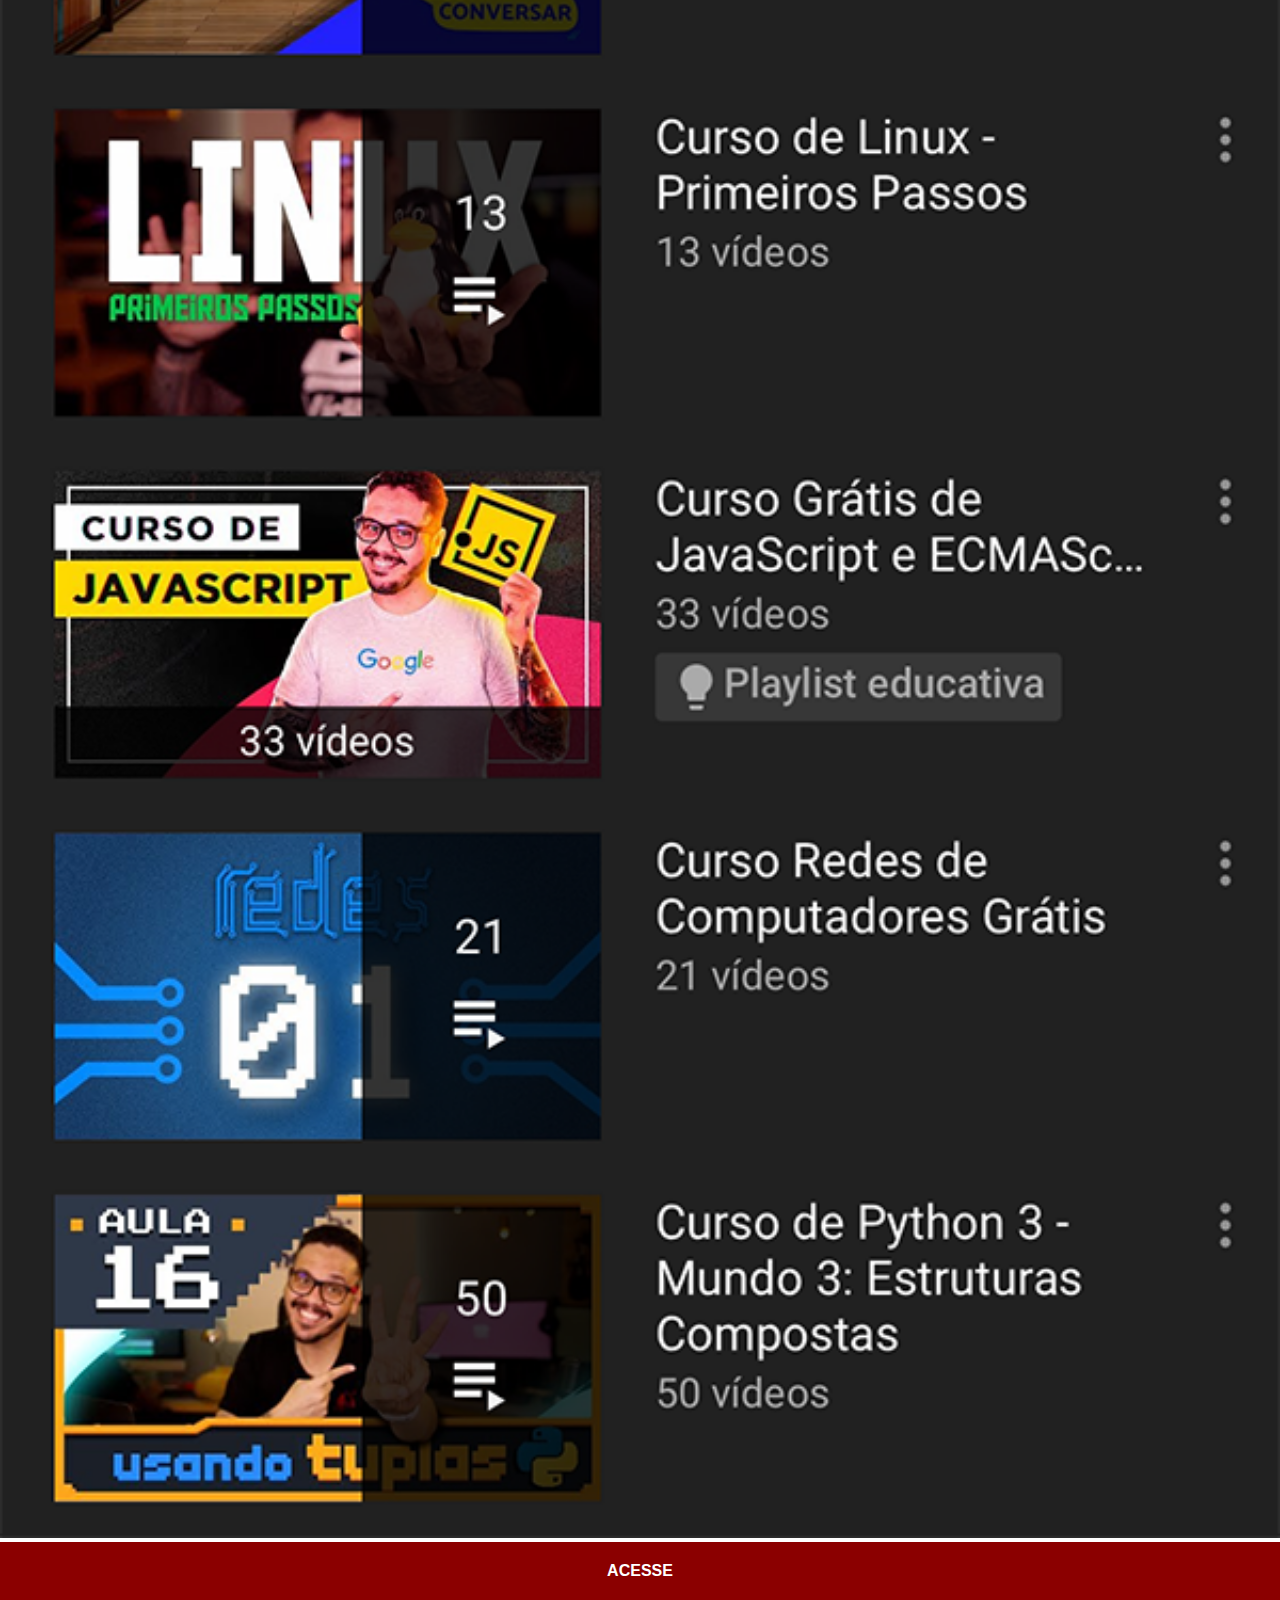
<file: youtube.html>
<!DOCTYPE html>
<html lang="pt-br">
<head>
    <meta charset="UTF-8">
    <meta http-equiv="X-UA-Compatible" content="IE=edge">
    <meta name="viewport" content="width=device-width, initial-scale=1.0">
    <title>Youtube</title>
    <link rel="stylesheet" href="estilos/social.css">
</head>
<body>
    <img src="imagens/tela-youtube.png" alt="Tela do Youtube">  
    <a href="https://www.youtube.com/c/CursoemV%C3%ADdeo" target="_blank" rel="external">ACESSE</a>  
</body>
</html>
</file>
<file: estilos/style.css>
@charset "UTF-8";


*{
    margin: 0px;
    padding: 0px;
    font-family: Arial, Helvetica, sans-serif;
}

html, body{
    height: 100vh;
    width: 100vw;
    background-color: black;
}

body{
    background-image: url(../imagens/fundo-madeira.jpg);
    background-repeat: no-repeat;
    background-position: top center;
    background-size: cover;
    background-attachment: fixed;
}

main{
    height: 100vh;
    position: relative;
}

#telefone{
    position: absolute;
    top: 50%;
    left: 50%;
    transform: translate(-50%, -50%);
    
    height: 627px;
    width: 311px;
    background-image: url(../imagens/frame-iphone.png);
    background-repeat: no-repeat;
}

#tela{
    position: relative;
    top: 80px;
    left: 22px;
    width: 266px;
    height: 472px;
}

#redes-sociais{
    text-align: right;
}

section#redes-sociais img{
    width: 50px;
    margin: 10px;
    border-radius: 50%;
    box-shadow: 2px 2px 5px rgba(0, 0, 0, 0.384);
    /*Aqui poderia ser usado 
    box-sizing: border-box;
        Para a borda ficar dentra imagem
        não para fora.
    */
}

#redes-sociais img:hover{
    border: 2px solid rgba(255, 255, 255, 0.596);
    transform: translate(-3px, -3px);
    box-shadow: 5px 5px 10px rgba(0, 0, 0, 0.678);
    transition: .3s, border .3s;
}
</file>
<file: estilos/social.css>
@charset "UTF-8";


*{
    margin: 0px;
    padding: 0px;
    font-family: Arial, Helvetica, sans-serif;
}  
::-webkit-scrollbar{
    width: 0px;
    height: 0px;
}
img{
    width: 100vw;
    
}

a{
    display: block;
    background-color: darkred;
    padding: 20px;
    text-align: center;
    font-weight: bolder;
    text-decoration: none;
    color: white;
}

a:hover{
    background-color: red;
}
</file>
